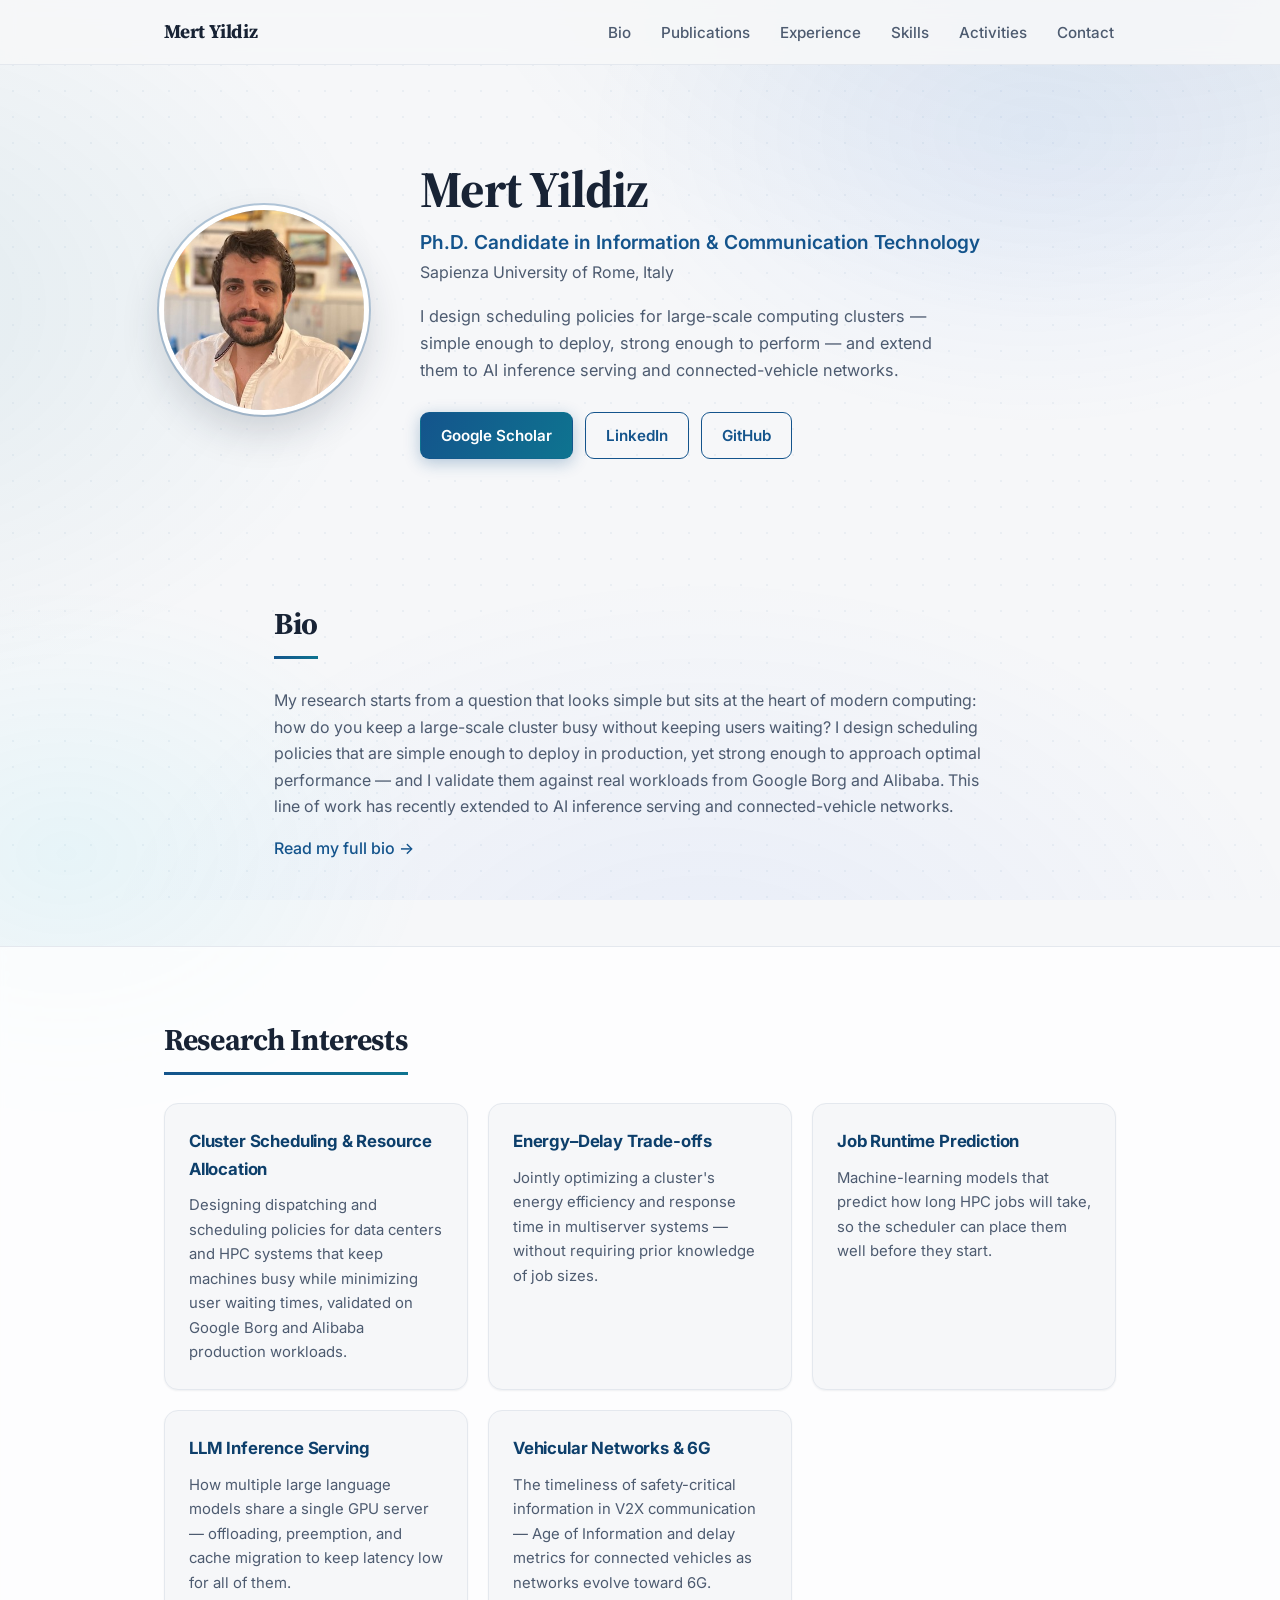
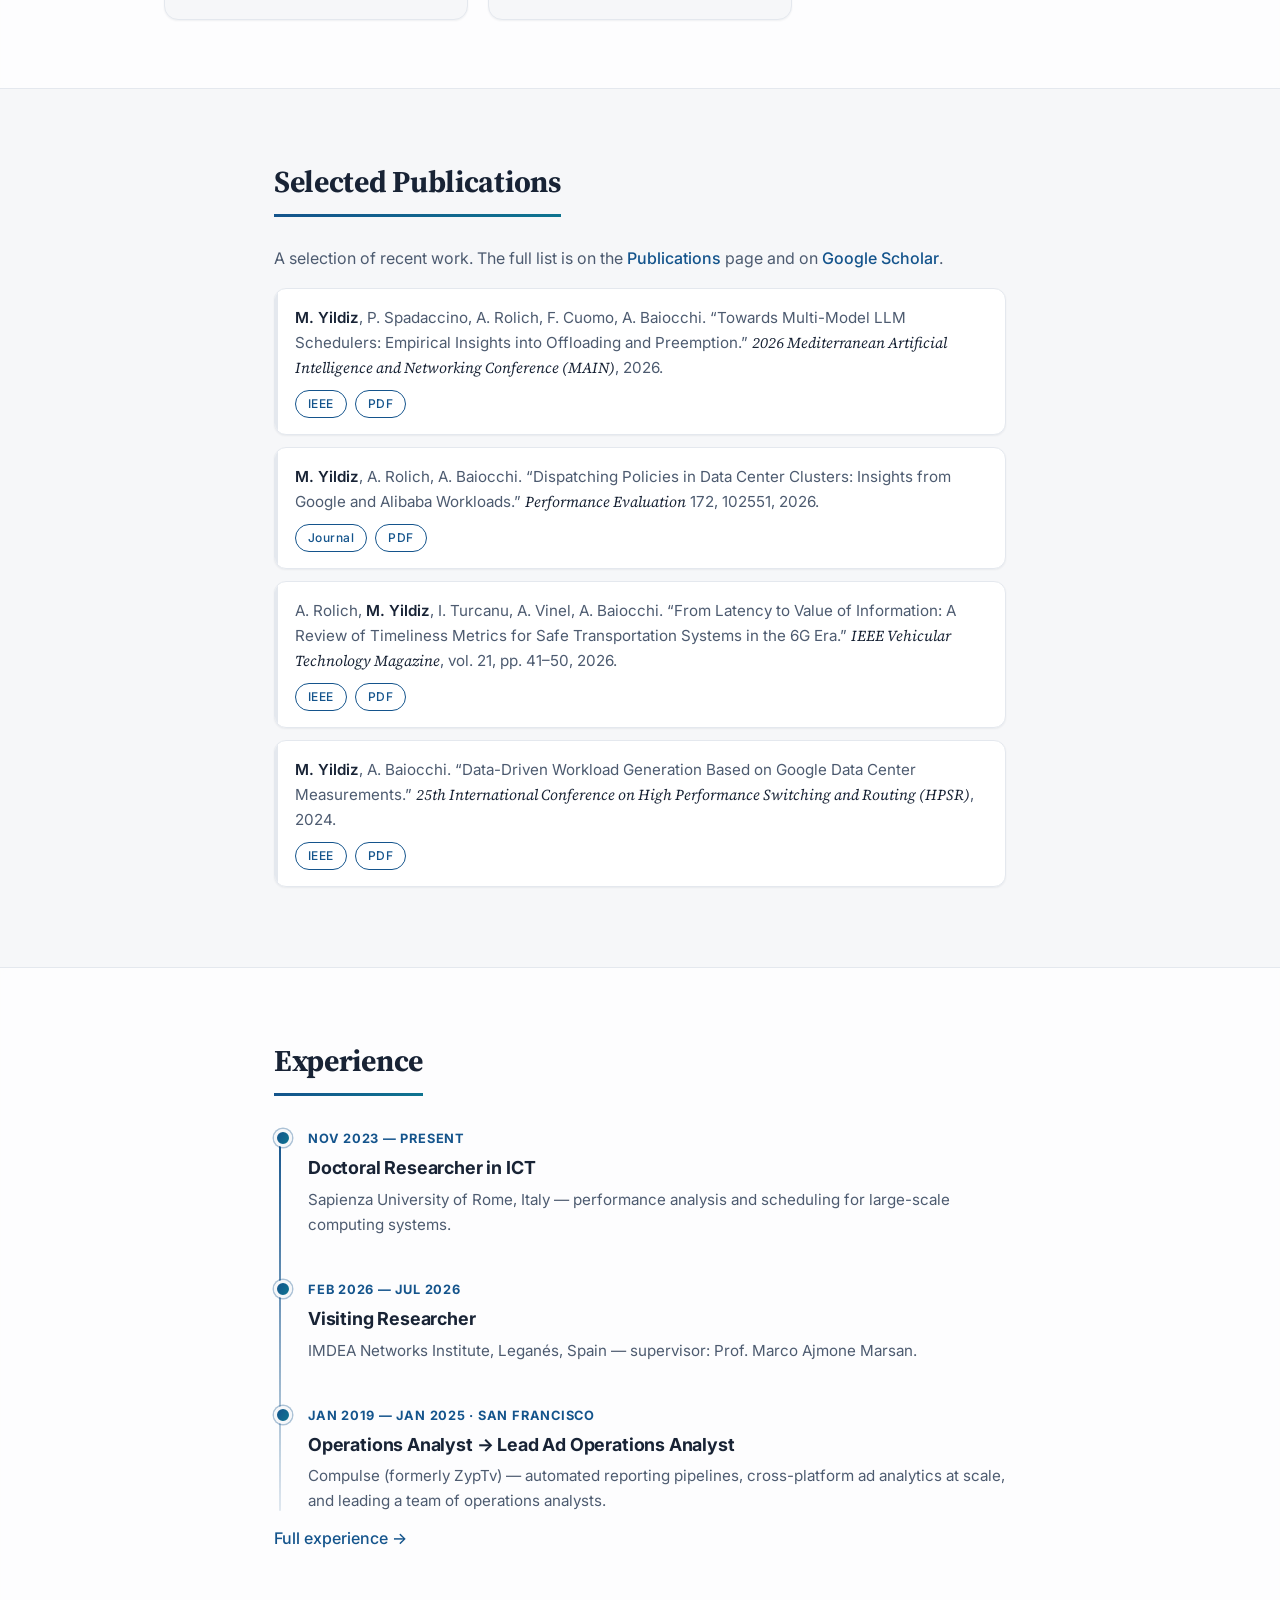
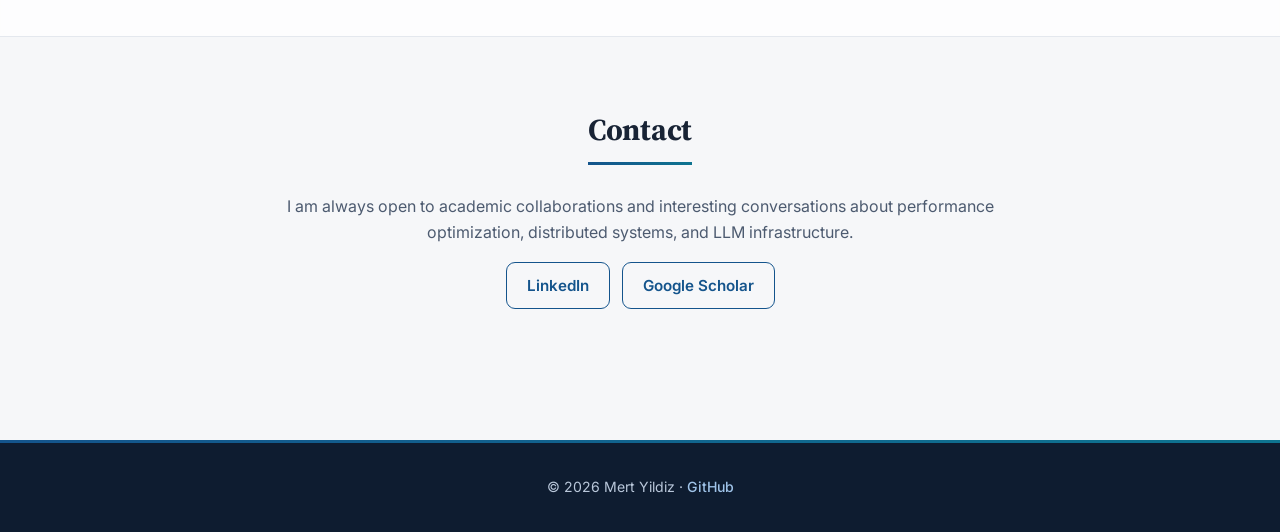
<file: index.html>
<!DOCTYPE html>
<html lang="en">
<head>
  <meta charset="UTF-8">
  <meta name="viewport" content="width=device-width, initial-scale=1.0">
  <title>Mert Yildiz</title>
  <meta name="description" content="Mert Yildiz — Ph.D. Candidate in ICT at Sapienza University of Rome. Resource management in data centers and HPC, queueing theory, LLM inference serving, vehicular networks.">
  <link rel="icon" type="image/jpeg" href="assets/Profile_photo.jpg">
  <meta property="og:title" content="Mert Yildiz">
  <meta property="og:description" content="Ph.D. Candidate in ICT at Sapienza University of Rome. Data centers, HPC, queueing theory, LLM inference serving, vehicular networks.">
  <meta property="og:type" content="website">
  <meta property="og:image" content="assets/Profile_photo.jpg">
  <link rel="preconnect" href="https://fonts.googleapis.com">
  <link rel="preconnect" href="https://fonts.gstatic.com" crossorigin>
  <link href="https://fonts.googleapis.com/css2?family=Source+Serif+4:opsz,wght@8..60,400;8..60,600;8..60,700&family=Inter:wght@400;500;600&display=swap" rel="stylesheet">
  <link rel="stylesheet" href="css/style.css">
</head>
<body>

<header class="site-header">
  <nav class="nav container">
    <a class="nav__brand" href="index.html">Mert Yildiz</a>
    <button class="nav__toggle" aria-label="Toggle menu" aria-expanded="false">☰</button>
    <ul class="nav__links">
      <li><a href="bio.html">Bio</a></li>
      <li><a href="publications.html">Publications</a></li>
      <li><a href="experience.html">Experience</a></li>
      <li><a href="skills.html">Skills</a></li>
      <li><a href="activities.html">Activities</a></li>
      <li><a href="contact.html">Contact</a></li>
    </ul>
  </nav>
</header>

<main id="top">

  <!-- ============ HERO ============ -->
  <section class="hero">
    <div class="container hero__inner">
      <img class="hero__photo" src="assets/Profile_photo.jpg" alt="Portrait of Mert Yildiz">
      <div class="hero__text">
        <h1>Mert Yildiz</h1>
        <p class="hero__role">Ph.D. Candidate in Information &amp; Communication Technology</p>
        <p class="hero__affil">Sapienza University of Rome, Italy</p>
        <p class="hero__tagline">
          I design scheduling policies for large-scale computing clusters — simple enough to deploy, strong enough
          to perform — and extend them to AI inference serving and connected-vehicle networks.
        </p>
        <div class="hero__links">
          <a class="btn btn--primary" href="https://scholar.google.com/citations?user=gYXDUkcAAAAJ&hl=en" target="_blank" rel="noopener">Google Scholar</a>
          <a class="btn" href="https://www.linkedin.com/in/mertyldz/" target="_blank" rel="noopener">LinkedIn</a>
          <a class="btn" href="https://github.com/MertYILDIZ19" target="_blank" rel="noopener">GitHub</a>
        </div>
      </div>
    </div>
  </section>

  <!-- ============ ABOUT (excerpt) ============ -->
  <section class="section">
    <div class="container narrow">
      <h2>Bio</h2>
      <p>
        My research starts from a question that looks simple but sits at the heart of modern computing: how do you
        keep a large-scale cluster busy without keeping users waiting? I design scheduling policies that are simple
        enough to deploy in production, yet strong enough to approach optimal performance — and I validate them
        against real workloads from Google Borg and Alibaba. This line of work has recently extended to AI inference
        serving and connected-vehicle networks.
      </p>
      <p><a href="bio.html">Read my full bio →</a></p>
    </div>
  </section>

  <!-- ============ RESEARCH ============ -->
  <section class="section section--alt">
    <div class="container">
      <h2>Research Interests</h2>
      <div class="cards">
        <div class="card">
          <h3>Cluster Scheduling &amp; Resource Allocation</h3>
          <p>Designing dispatching and scheduling policies for data centers and HPC systems that keep machines busy while minimizing user waiting times, validated on Google Borg and Alibaba production workloads.</p>
        </div>
        <div class="card">
          <h3>Energy–Delay Trade-offs</h3>
          <p>Jointly optimizing a cluster's energy efficiency and response time in multiserver systems — without requiring prior knowledge of job sizes.</p>
        </div>
        <div class="card">
          <h3>Job Runtime Prediction</h3>
          <p>Machine-learning models that predict how long HPC jobs will take, so the scheduler can place them well before they start.</p>
        </div>
        <div class="card">
          <h3>LLM Inference Serving</h3>
          <p>How multiple large language models share a single GPU server — offloading, preemption, and cache migration to keep latency low for all of them.</p>
        </div>
        <div class="card">
          <h3>Vehicular Networks &amp; 6G</h3>
          <p>The timeliness of safety-critical information in V2X communication — Age of Information and delay metrics for connected vehicles as networks evolve toward 6G.</p>
        </div>
      </div>
    </div>
  </section>

  <!-- ============ SELECTED PUBLICATIONS ============ -->
  <section class="section">
    <div class="container narrow">
      <h2>Selected Publications</h2>
      <p class="pubs__meta">A selection of recent work. The full list is on the <a href="publications.html">Publications</a> page and on <a href="https://scholar.google.com/citations?user=gYXDUkcAAAAJ&hl=en" target="_blank" rel="noopener">Google Scholar</a>.</p>

      <ul class="pubs">
        <li>
          <span class="pubs__authors"><strong>M. Yildiz</strong>, P. Spadaccino, A. Rolich, F. Cuomo, A. Baiocchi</span>.
          “Towards Multi-Model LLM Schedulers: Empirical Insights into Offloading and Preemption.”
          <em>2026 Mediterranean Artificial Intelligence and Networking Conference (MAIN)</em>, 2026.
          <div class="pubs__links">
            <a class="pubs__doi" href="https://doi.org/10.1109/MAIN71116.2026.11622343" target="_blank" rel="noopener">IEEE</a>
            <a class="pubs__pdf" href="My_papers_pdfs/Towards_Multi-Model_LLM_Schedulers_Empirical_Insights_Into_Offloading_and_Preemption.pdf" download>PDF</a>
          </div>
        </li>
        <li>
          <span class="pubs__authors"><strong>M. Yildiz</strong>, A. Rolich, A. Baiocchi</span>.
          “Dispatching Policies in Data Center Clusters: Insights from Google and Alibaba Workloads.”
          <em>Performance Evaluation</em> 172, 102551, 2026.
          <div class="pubs__links">
            <a class="pubs__doi" href="https://doi.org/10.1016/j.peva.2026.102551" target="_blank" rel="noopener">Journal</a>
            <a class="pubs__pdf" href="My_papers_pdfs/1-s2.0-S0166531626000118-main.pdf" download>PDF</a>
          </div>
        </li>
        <li>
          <span class="pubs__authors">A. Rolich, <strong>M. Yildiz</strong>, I. Turcanu, A. Vinel, A. Baiocchi</span>.
          “From Latency to Value of Information: A Review of Timeliness Metrics for Safe Transportation Systems in the 6G Era.”
          <em>IEEE Vehicular Technology Magazine</em>, vol. 21, pp. 41–50, 2026.
          <div class="pubs__links">
            <a class="pubs__doi" href="https://doi.org/10.1109/MVT.2026.3695244" target="_blank" rel="noopener">IEEE</a>
            <a class="pubs__pdf" href="My_papers_pdfs/From_Latency_to_Value_of_Information_A_Review_of_Timeliness_Metrics_for_Safe_Transportation_Systems_in_the_6G_Era.pdf" download>PDF</a>
          </div>
        </li>
        <li>
          <span class="pubs__authors"><strong>M. Yildiz</strong>, A. Baiocchi</span>.
          “Data-Driven Workload Generation Based on Google Data Center Measurements.”
          <em>25th International Conference on High Performance Switching and Routing (HPSR)</em>, 2024.
          <div class="pubs__links">
            <a class="pubs__doi" href="https://doi.org/10.1109/HPSR62440.2024.10635925" target="_blank" rel="noopener">IEEE</a>
            <a class="pubs__pdf" href="My_papers_pdfs/Data-Driven_Workload_Generation_Based_on_Google_Data_Center_Measurements.pdf" download>PDF</a>
          </div>
        </li>
      </ul>
    </div>
  </section>

  <!-- ============ EXPERIENCE (excerpt) ============ -->
  <section class="section section--alt">
    <div class="container narrow">
      <h2>Experience</h2>
      <div class="timeline">
        <div class="timeline__item">
          <span class="timeline__when">Nov 2023 — Present</span>
          <h3>Doctoral Researcher in ICT</h3>
          <p>Sapienza University of Rome, Italy — performance analysis and scheduling for large-scale computing systems.</p>
        </div>
        <div class="timeline__item">
          <span class="timeline__when">Feb 2026 — Jul 2026</span>
          <h3>Visiting Researcher</h3>
          <p>IMDEA Networks Institute, Leganés, Spain — supervisor: Prof. Marco Ajmone Marsan.</p>
        </div>
        <div class="timeline__item">
          <span class="timeline__when">Jan 2019 — Jan 2025 · San Francisco</span>
          <h3>Operations Analyst → Lead Ad Operations Analyst</h3>
          <p>Compulse (formerly ZypTv) — automated reporting pipelines, cross-platform ad analytics at scale, and leading a team of operations analysts.</p>
        </div>
      </div>
      <p><a href="experience.html">Full experience →</a></p>
    </div>
  </section>

  <!-- ============ CONTACT ============ -->
  <section class="section">
    <div class="container narrow center">
      <h2>Contact</h2>
      <p>
        I am always open to academic collaborations and interesting conversations about performance
        optimization, distributed systems, and LLM infrastructure.
      </p>
      <div class="hero__links center">
        <a class="btn" href="https://www.linkedin.com/in/mertyldz/" target="_blank" rel="noopener">LinkedIn</a>
        <a class="btn" href="https://scholar.google.com/citations?user=gYXDUkcAAAAJ&hl=en" target="_blank" rel="noopener">Google Scholar</a>
      </div>
    </div>
  </section>

</main>

<footer class="site-footer">
  <div class="container narrow center">
    <p>© <span id="year"></span> Mert Yildiz · <a href="https://github.com/MertYILDIZ19" target="_blank" rel="noopener">GitHub</a></p>
  </div>
</footer>

<script src="js/main.js"></script>
</body>
</html>
</file>
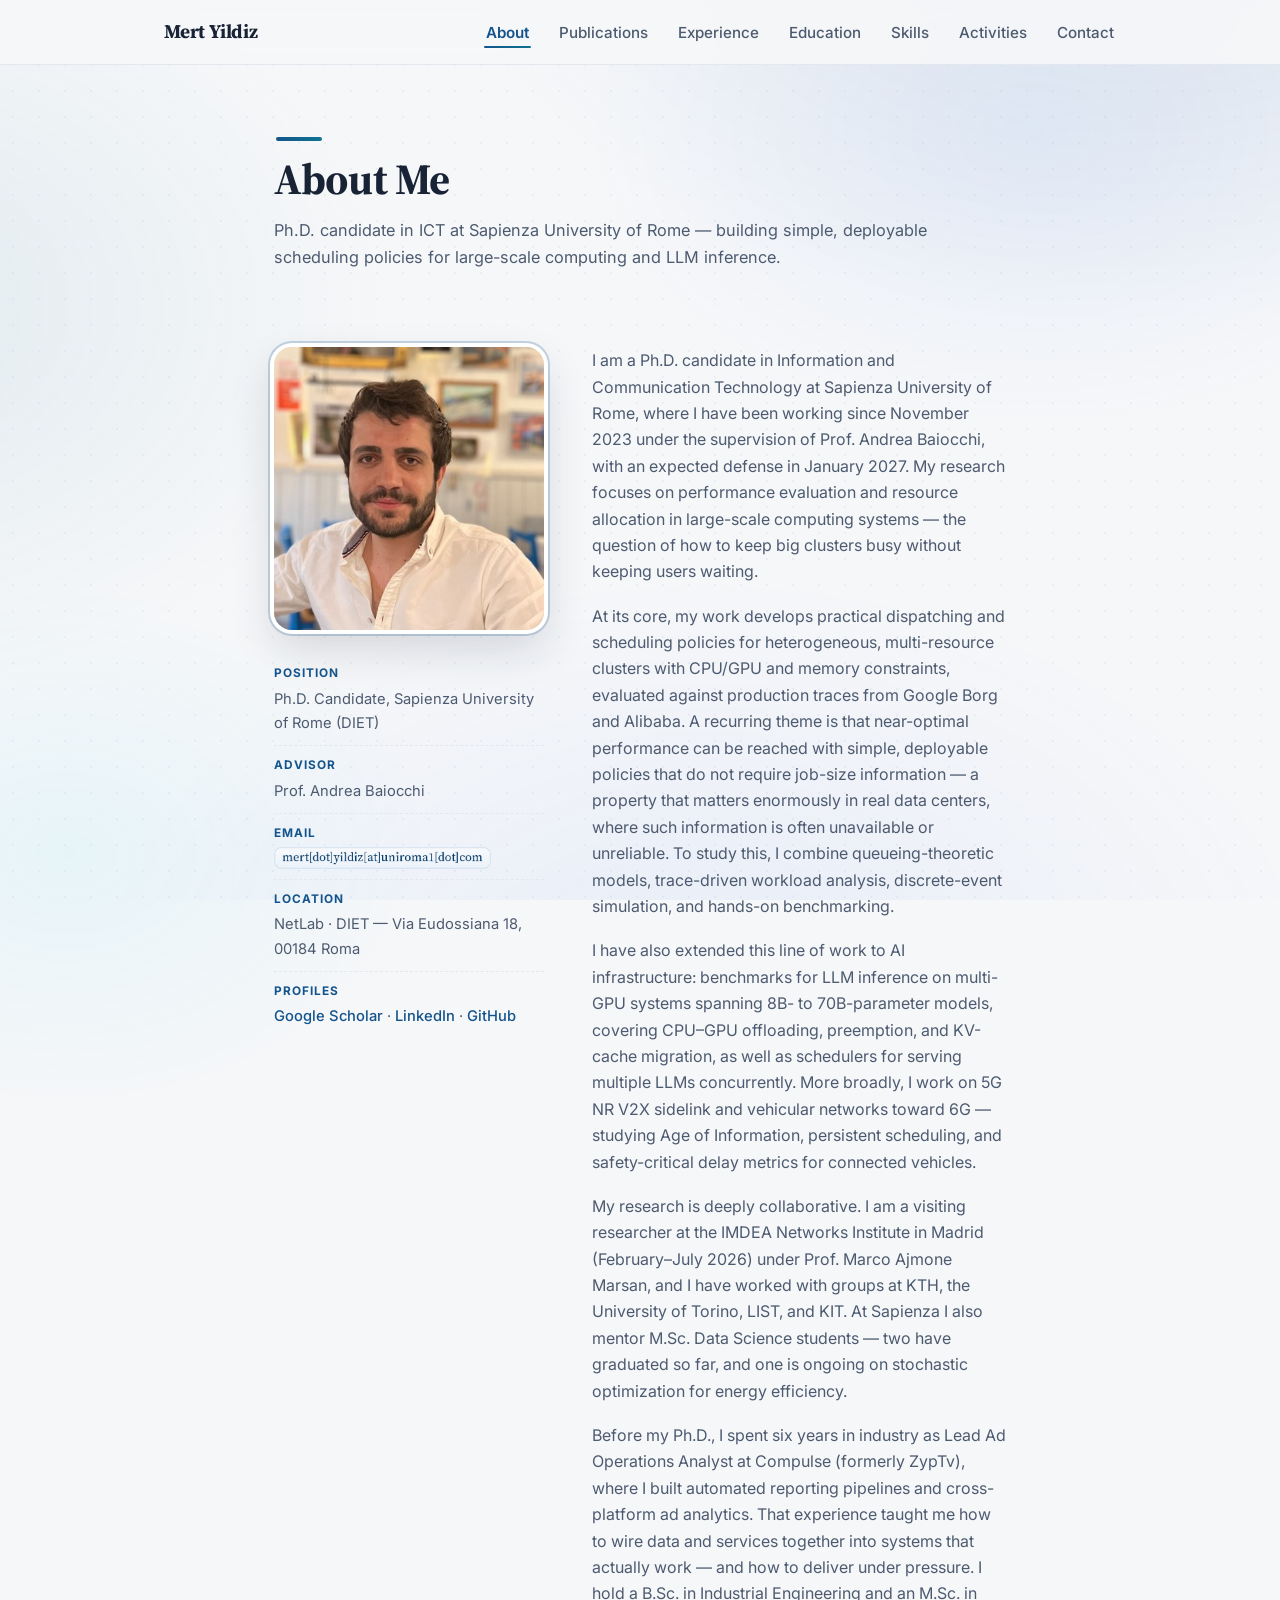
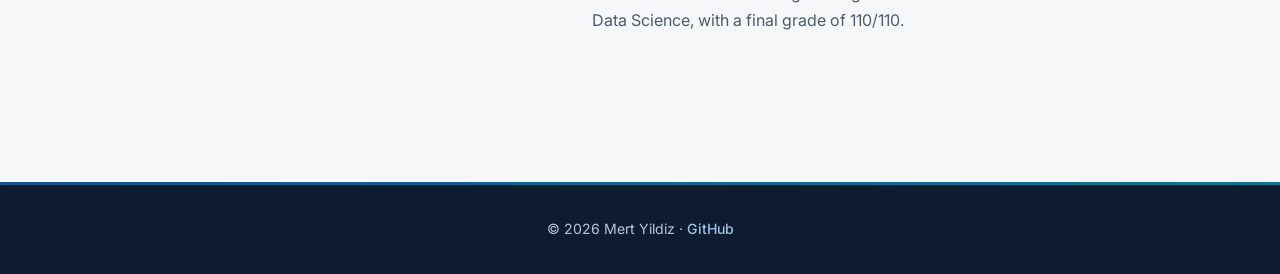
<file: about.html>
<!DOCTYPE html>
<html lang="en">
<head>
  <meta charset="UTF-8">
  <meta name="viewport" content="width=device-width, initial-scale=1.0">
  <title>Mert Yildiz — About</title>
  <meta name="description" content="Mert Yildiz — Ph.D. Candidate in ICT at Sapienza University of Rome. Resource management in data centers and HPC, queueing theory, LLM inference serving, vehicular networks.">
  <link rel="icon" type="image/jpeg" href="assets/Profile_photo.jpg">
  <meta property="og:title" content="Mert Yildiz — About">
  <meta property="og:description" content="Ph.D. Candidate in ICT at Sapienza University of Rome. Data centers, HPC, queueing theory, LLM inference serving, vehicular networks.">
  <meta property="og:type" content="website">
  <meta property="og:image" content="assets/Profile_photo.jpg">
  <link rel="preconnect" href="https://fonts.googleapis.com">
  <link rel="preconnect" href="https://fonts.gstatic.com" crossorigin>
  <link href="https://fonts.googleapis.com/css2?family=Source+Serif+4:opsz,wght@8..60,400;8..60,600;8..60,700&family=Inter:wght@400;500;600&display=swap" rel="stylesheet">
  <link rel="stylesheet" href="css/style.css">
</head>
<body>

<header class="site-header">
  <nav class="nav container">
    <a class="nav__brand" href="index.html">Mert Yildiz</a>
    <button class="nav__toggle" aria-label="Toggle menu" aria-expanded="false">☰</button>
    <ul class="nav__links">
      <li><a class="is-active" href="about.html">About</a></li>
      <li><a href="publications.html">Publications</a></li>
      <li><a href="experience.html">Experience</a></li>
      <li><a href="education.html">Education</a></li>
      <li><a href="skills.html">Skills</a></li>
      <li><a href="activities.html">Activities</a></li>
      <li><a href="contact.html">Contact</a></li>
    </ul>
  </nav>
</header>

<main id="top">

  <!-- ============ PAGE HERO ============ -->
  <section class="page-hero">
    <div class="container narrow">
      <h1>About Me</h1>
      <p>Ph.D. candidate in ICT at Sapienza University of Rome — building simple, deployable scheduling policies for large-scale computing and LLM inference.</p>
    </div>
  </section>

  <!-- ============ ABOUT ============ -->
  <section class="section">
    <div class="container narrow">
      <div class="about-grid">

        <div class="about-side">
          <img class="about-photo" src="assets/Profile_photo.jpg" alt="Portrait of Mert Yildiz">
          <ul class="facts">
            <li><strong>Position</strong> Ph.D. Candidate, Sapienza University of Rome (DIET)</li>
            <li><strong>Advisor</strong> Prof. Andrea Baiocchi</li>
            <li><strong>Email</strong> <img class="facts-email-img" src="assets/email_uni_small.png" alt="" role="presentation" draggable="false"></li>
            <li><strong>Location</strong> NetLab · DIET — Via Eudossiana 18, 00184 Roma</li>
            <li><strong>Profiles</strong>
              <a href="https://scholar.google.com/citations?user=gYXDUkcAAAAJ&hl=en" target="_blank" rel="noopener">Google Scholar</a> ·
              <a href="https://www.linkedin.com/in/mertyldz/" target="_blank" rel="noopener">LinkedIn</a> ·
              <a href="https://github.com/MertYILDIZ19" target="_blank" rel="noopener">GitHub</a>
            </li>
          </ul>
        </div>

        <div class="about-body">
          <p>
            I am a Ph.D. candidate in Information and Communication Technology at Sapienza University of Rome,
            where I have been working since November 2023 under the supervision of Prof. Andrea Baiocchi, with an
            expected defense in January 2027. My research focuses on performance evaluation and resource allocation
            in large-scale computing systems — the question of how to keep big clusters busy without keeping users
            waiting.
          </p>
          <p>
            At its core, my work develops practical dispatching and scheduling policies for heterogeneous,
            multi-resource clusters with CPU/GPU and memory constraints, evaluated against production traces from
            Google Borg and Alibaba. A recurring theme is that near-optimal performance can be reached with simple,
            deployable policies that do not require job-size information — a property that matters enormously in real
            data centers, where such information is often unavailable or unreliable. To study this, I combine
            queueing-theoretic models, trace-driven workload analysis, discrete-event simulation, and hands-on
            benchmarking.
          </p>
          <p>
            I have also extended this line of work to AI infrastructure: benchmarks for LLM inference on multi-GPU
            systems spanning 8B- to 70B-parameter models, covering CPU–GPU offloading, preemption, and KV-cache
            migration, as well as schedulers for serving multiple LLMs concurrently. More broadly, I work on 5G NR
            V2X sidelink and vehicular networks toward 6G — studying Age of Information, persistent scheduling, and
            safety-critical delay metrics for connected vehicles.
          </p>
          <p>
            My research is deeply collaborative. I am a visiting researcher at the IMDEA Networks Institute in Madrid
            (February–July 2026) under Prof. Marco Ajmone Marsan, and I have worked with groups at KTH, the
            University of Torino, LIST, and KIT. At Sapienza I also mentor M.Sc. Data Science students — two have
            graduated so far, and one is ongoing on stochastic optimization for energy efficiency.
          </p>
          <p>
            Before my Ph.D., I spent six years in industry as Lead Ad Operations Analyst at Compulse (formerly
            ZypTv), where I built automated reporting pipelines and cross-platform ad analytics. That experience
            taught me how to wire data and services together into systems that actually work — and how to deliver
            under pressure. I hold a B.Sc. in Industrial Engineering and an M.Sc. in Data Science, with a final
            grade of 110/110.
          </p>
        </div>

      </div>
    </div>
  </section>

</main>

<footer class="site-footer">
  <div class="container narrow center">
    <p>© <span id="year"></span> Mert Yildiz · <a href="https://github.com/MertYILDIZ19" target="_blank" rel="noopener">GitHub</a></p>
  </div>
</footer>

<script src="js/main.js"></script>
</body>
</html>
</file>
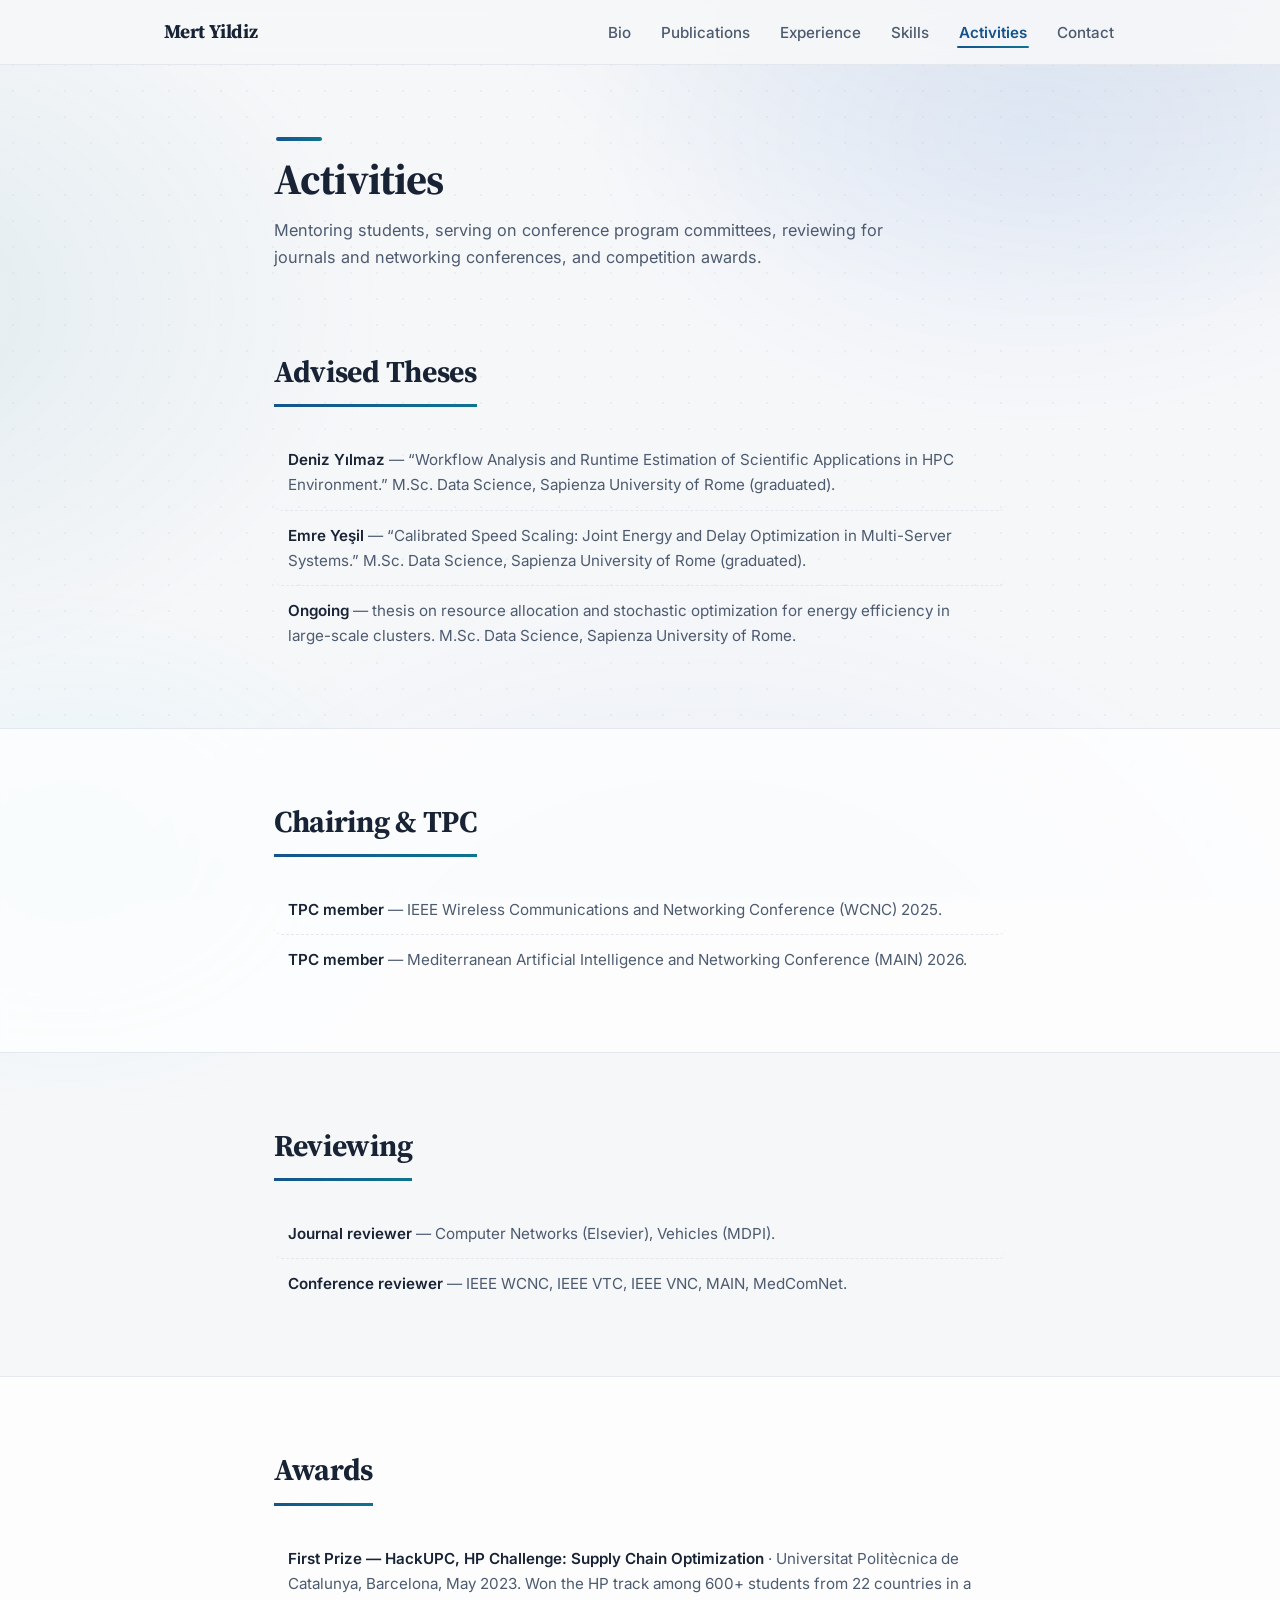
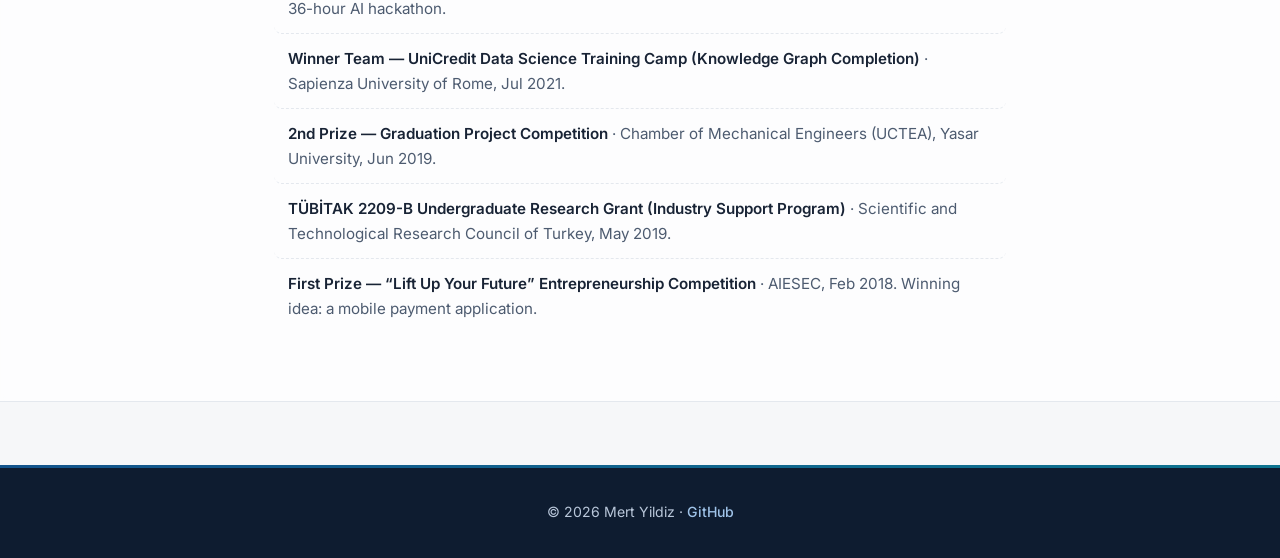
<file: activities.html>
<!DOCTYPE html>
<html lang="en">
<head>
  <meta charset="UTF-8">
  <meta name="viewport" content="width=device-width, initial-scale=1.0">
  <title>Mert Yildiz — Activities</title>
  <meta name="description" content="Mert Yildiz — activities: advised M.Sc. theses, conference TPC roles, peer reviewing for journals and networking conferences, and awards.">
  <link rel="icon" type="image/jpeg" href="assets/Profile_photo.jpg">
  <meta property="og:title" content="Mert Yildiz — Activities">
  <meta property="og:description" content="Advised theses, conference TPC roles, peer reviewing, and awards.">
  <meta property="og:type" content="website">
  <meta property="og:image" content="assets/Profile_photo.jpg">
  <link rel="preconnect" href="https://fonts.googleapis.com">
  <link rel="preconnect" href="https://fonts.gstatic.com" crossorigin>
  <link href="https://fonts.googleapis.com/css2?family=Source+Serif+4:opsz,wght@8..60,400;8..60,600;8..60,700&family=Inter:wght@400;500;600&display=swap" rel="stylesheet">
  <link rel="stylesheet" href="css/style.css">
</head>
<body>

<header class="site-header">
  <nav class="nav container">
    <a class="nav__brand" href="index.html">Mert Yildiz</a>
    <button class="nav__toggle" aria-label="Toggle menu" aria-expanded="false">☰</button>
    <ul class="nav__links">
      <li><a href="bio.html">Bio</a></li>
      <li><a href="publications.html">Publications</a></li>
      <li><a href="experience.html">Experience</a></li>
      <li><a href="skills.html">Skills</a></li>
      <li><a class="is-active" href="activities.html">Activities</a></li>
      <li><a href="contact.html">Contact</a></li>
    </ul>
  </nav>
</header>

<main id="top">

  <!-- ============ HERO ============ -->
  <section class="page-hero">
    <div class="container narrow">
      <h1>Activities</h1>
      <p>Mentoring students, serving on conference program committees, reviewing for journals and networking conferences, and competition awards.</p>
    </div>
  </section>

  <!-- ============ ADVISED THESES ============ -->
  <section class="section">
    <div class="container narrow">
      <h2>Advised Theses</h2>
      <ul class="service-list">
        <li><strong>Deniz Yılmaz</strong> — “Workflow Analysis and Runtime Estimation of Scientific Applications in HPC Environment.” M.Sc. Data Science, Sapienza University of Rome (graduated).</li>
        <li><strong>Emre Yeşil</strong> — “Calibrated Speed Scaling: Joint Energy and Delay Optimization in Multi-Server Systems.” M.Sc. Data Science, Sapienza University of Rome (graduated).</li>
        <li><strong>Ongoing</strong> — thesis on resource allocation and stochastic optimization for energy efficiency in large-scale clusters. M.Sc. Data Science, Sapienza University of Rome.</li>
      </ul>
    </div>
  </section>

  <!-- ============ TPC & CONFERENCE ROLES ============ -->
  <section class="section section--alt">
    <div class="container narrow">
      <h2>Chairing &amp; TPC</h2>
      <ul class="service-list">
        <li><strong>TPC member</strong> — IEEE Wireless Communications and Networking Conference (WCNC) 2025.</li>
        <li><strong>TPC member</strong> — Mediterranean Artificial Intelligence and Networking Conference (MAIN) 2026.</li>
      </ul>
    </div>
  </section>

  <!-- ============ REVIEWING ============ -->
  <section class="section">
    <div class="container narrow">
      <h2>Reviewing</h2>
      <ul class="service-list">
        <li><strong>Journal reviewer</strong> — Computer Networks (Elsevier), Vehicles (MDPI).</li>
        <li><strong>Conference reviewer</strong> — IEEE WCNC, IEEE VTC, IEEE VNC, MAIN, MedComNet.</li>
      </ul>
    </div>
  </section>

  <!-- ============ AWARDS ============ -->
  <section class="section section--alt">
    <div class="container narrow">
      <h2>Awards</h2>
      <ul class="service-list">
        <li><strong>First Prize — HackUPC, HP Challenge: Supply Chain Optimization</strong> · Universitat Politècnica de Catalunya, Barcelona, May 2023. Won the HP track among 600+ students from 22 countries in a 36-hour AI hackathon.</li>
        <li><strong>Winner Team — UniCredit Data Science Training Camp (Knowledge Graph Completion)</strong> · Sapienza University of Rome, Jul 2021.</li>
        <li><strong>2nd Prize — Graduation Project Competition</strong> · Chamber of Mechanical Engineers (UCTEA), Yasar University, Jun 2019.</li>
        <li><strong>TÜBİTAK 2209-B Undergraduate Research Grant (Industry Support Program)</strong> · Scientific and Technological Research Council of Turkey, May 2019.</li>
        <li><strong>First Prize — “Lift Up Your Future” Entrepreneurship Competition</strong> · AIESEC, Feb 2018. Winning idea: a mobile payment application.</li>
      </ul>
    </div>
  </section>

</main>

<footer class="site-footer">
  <div class="container narrow center">
    <p>© <span id="year"></span> Mert Yildiz · <a href="https://github.com/MertYILDIZ19" target="_blank" rel="noopener">GitHub</a></p>
  </div>
</footer>

<script src="js/main.js"></script>
</body>
</html>
</file>
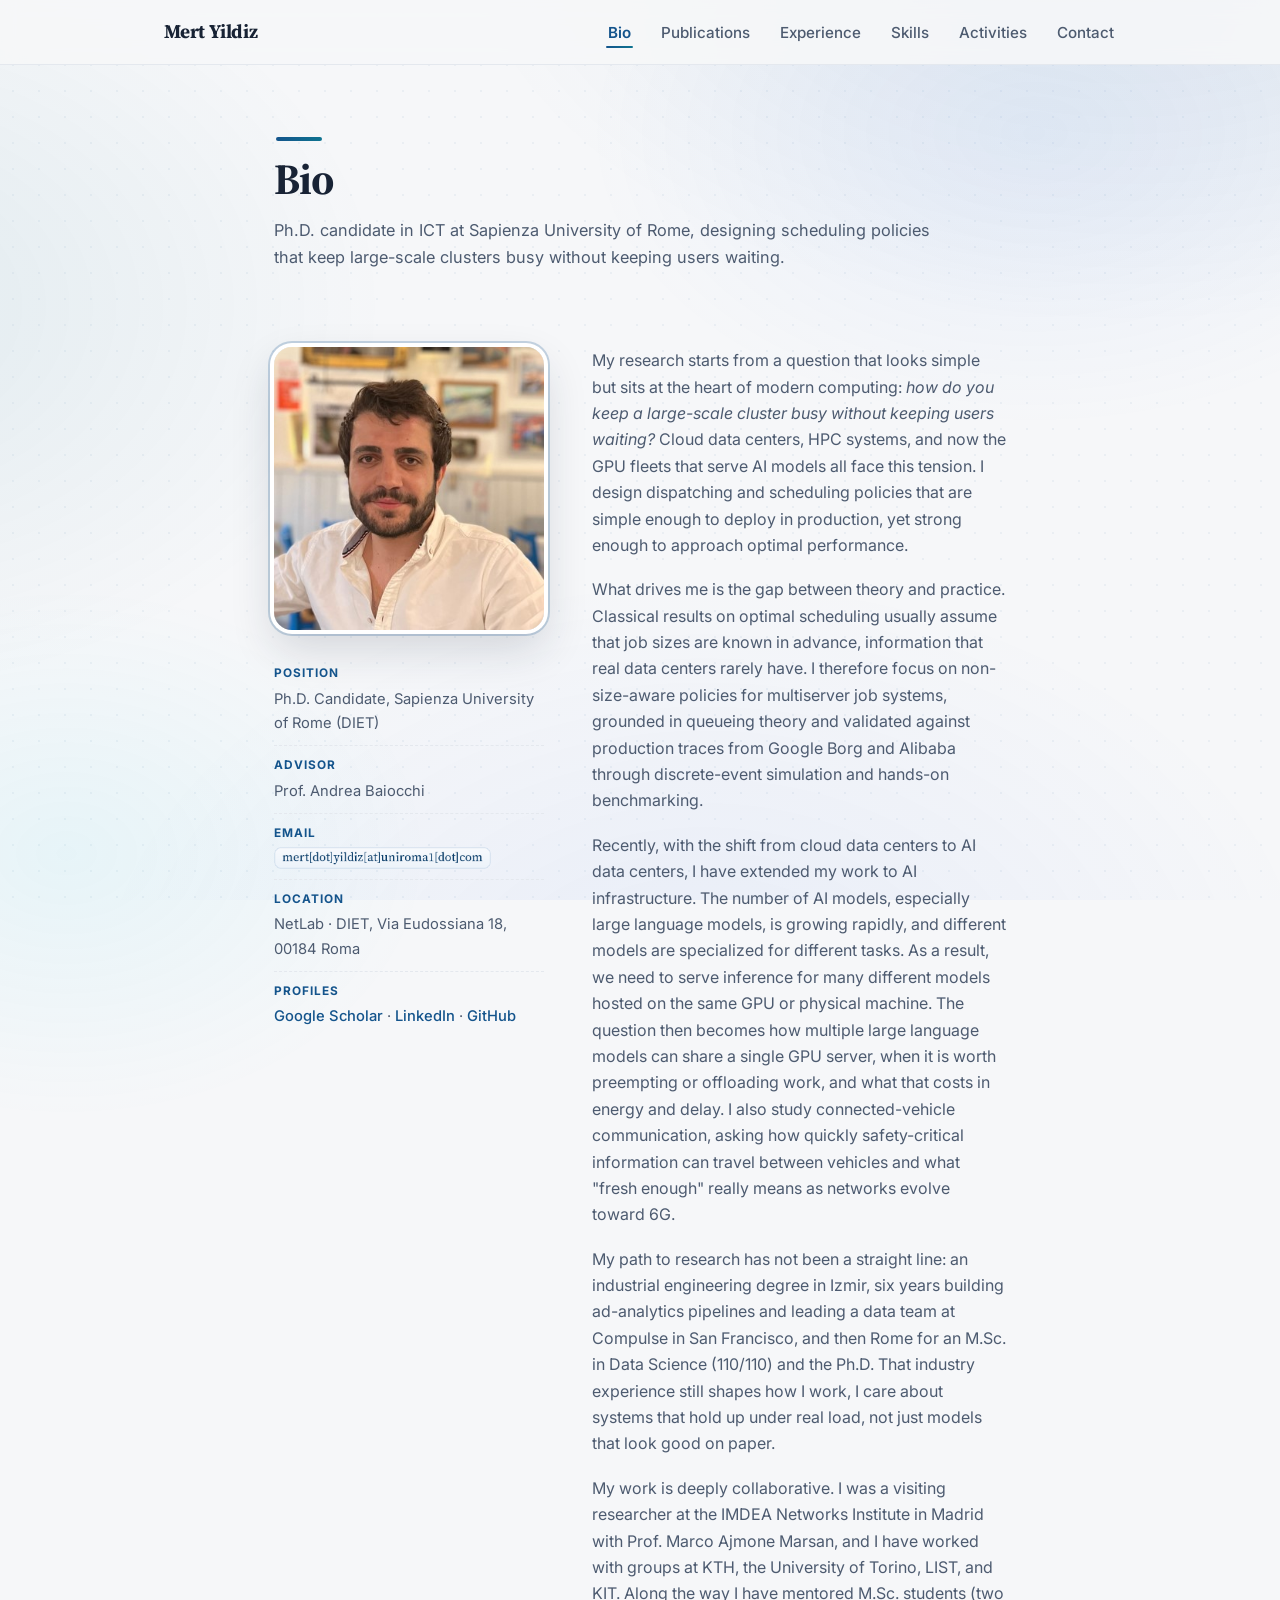
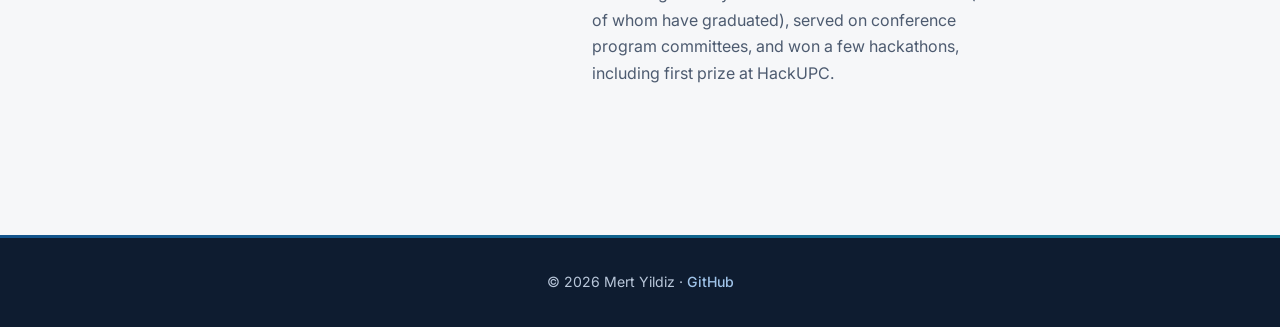
<file: bio.html>
<!DOCTYPE html>
<html lang="en">
<head>
  <meta charset="UTF-8">
  <meta name="viewport" content="width=device-width, initial-scale=1.0">
  <title>Mert Yildiz | Bio</title>
  <meta name="description" content="Mert Yildiz, Ph.D. Candidate in ICT at Sapienza University of Rome. Scheduling and resource management for data centers, HPC, and LLM inference serving, queueing theory, vehicular networks.">
  <link rel="icon" type="image/jpeg" href="assets/Profile_photo.jpg">
  <meta property="og:title" content="Mert Yildiz | Bio">
  <meta property="og:description" content="Ph.D. Candidate in ICT at Sapienza University of Rome. Data centers, HPC, queueing theory, LLM inference serving, vehicular networks.">
  <meta property="og:type" content="website">
  <meta property="og:image" content="assets/Profile_photo.jpg">
  <link rel="preconnect" href="https://fonts.googleapis.com">
  <link rel="preconnect" href="https://fonts.gstatic.com" crossorigin>
  <link href="https://fonts.googleapis.com/css2?family=Source+Serif+4:opsz,wght@8..60,400;8..60,600;8..60,700&family=Inter:wght@400;500;600&display=swap" rel="stylesheet">
  <link rel="stylesheet" href="css/style.css">
</head>
<body>

<header class="site-header">
  <nav class="nav container">
    <a class="nav__brand" href="index.html">Mert Yildiz</a>
    <button class="nav__toggle" aria-label="Toggle menu" aria-expanded="false">☰</button>
    <ul class="nav__links">
      <li><a class="is-active" href="bio.html">Bio</a></li>
      <li><a href="publications.html">Publications</a></li>
      <li><a href="experience.html">Experience</a></li>
      <li><a href="skills.html">Skills</a></li>
      <li><a href="activities.html">Activities</a></li>
      <li><a href="contact.html">Contact</a></li>
    </ul>
  </nav>
</header>

<main id="top">

  <!-- ============ PAGE HERO ============ -->
  <section class="page-hero">
    <div class="container narrow">
      <h1>Bio</h1>
      <p>Ph.D. candidate in ICT at Sapienza University of Rome, designing scheduling policies that keep large-scale clusters busy without keeping users waiting.</p>
    </div>
  </section>

  <!-- ============ ABOUT ============ -->
  <section class="section">
    <div class="container narrow">
      <div class="about-grid">

        <div class="about-side">
          <img class="about-photo" src="assets/Profile_photo.jpg" alt="Portrait of Mert Yildiz">
          <ul class="facts">
            <li><strong>Position</strong> Ph.D. Candidate, Sapienza University of Rome (DIET)</li>
            <li><strong>Advisor</strong> Prof. Andrea Baiocchi</li>
            <li><strong>Email</strong> <img class="facts-email-img" src="assets/email_uni_small.png" alt="" role="presentation" draggable="false"></li>
            <li><strong>Location</strong> NetLab · DIET, Via Eudossiana 18, 00184 Roma</li>
            <li><strong>Profiles</strong>
              <a href="https://scholar.google.com/citations?user=gYXDUkcAAAAJ&hl=en" target="_blank" rel="noopener">Google Scholar</a> ·
              <a href="https://www.linkedin.com/in/mertyldz/" target="_blank" rel="noopener">LinkedIn</a> ·
              <a href="https://github.com/MertYILDIZ19" target="_blank" rel="noopener">GitHub</a>
            </li>
          </ul>
        </div>

        <div class="about-body">
          <p>
            My research starts from a question that looks simple but sits at the heart of modern computing:
            <em>how do you keep a large-scale cluster busy without keeping users waiting?</em> Cloud data centers,
            HPC systems, and now the GPU fleets that serve AI models all face this tension. I design dispatching and
            scheduling policies that are simple enough to deploy in production, yet strong enough to approach optimal
            performance.
          </p>
          <p>
            What drives me is the gap between theory and practice. Classical results on optimal scheduling usually
            assume that job sizes are known in advance, information that real data centers rarely have. I therefore
            focus on non-size-aware policies for multiserver job systems, grounded in queueing theory and validated
            against production traces from Google Borg and Alibaba through discrete-event simulation and hands-on
            benchmarking.
          </p>
          <p>
            Recently, with the shift from cloud data centers to AI data centers, I have extended my work to AI
            infrastructure. The number of AI models, especially large language models, is growing rapidly, and
            different models are specialized for different tasks. As a result, we need to serve inference for many
            different models hosted on the same GPU or physical machine. The question then becomes how multiple
            large language models can share a single GPU server, when it is worth preempting or offloading work,
            and what that costs in energy and delay. I also study connected-vehicle communication, asking how
            quickly safety-critical information can travel between vehicles and what "fresh enough" really means
            as networks evolve toward 6G.
          </p>
          <p>
            My path to research has not been a straight line: an industrial engineering degree in Izmir, six years
            building ad-analytics pipelines and leading a data team at Compulse in San Francisco, and then Rome for
            an M.Sc. in Data Science (110/110) and the Ph.D. That industry experience still shapes how I work, I care
            about systems that hold up under real load, not just models that look good on paper.
          </p>
          <p>
            My work is deeply collaborative. I was a visiting researcher at the IMDEA Networks Institute in Madrid with
            Prof. Marco Ajmone Marsan, and I have worked with groups at KTH, the University of Torino, LIST, and KIT.
            Along the way I have mentored M.Sc. students (two of whom have graduated), served on conference program
            committees, and won a few hackathons, including first prize at HackUPC.
          </p>
        </div>

      </div>
    </div>
  </section>

</main>

<footer class="site-footer">
  <div class="container narrow center">
    <p>© <span id="year"></span> Mert Yildiz · <a href="https://github.com/MertYILDIZ19" target="_blank" rel="noopener">GitHub</a></p>
  </div>
</footer>

<script src="js/main.js"></script>
</body>
</html>
</file>
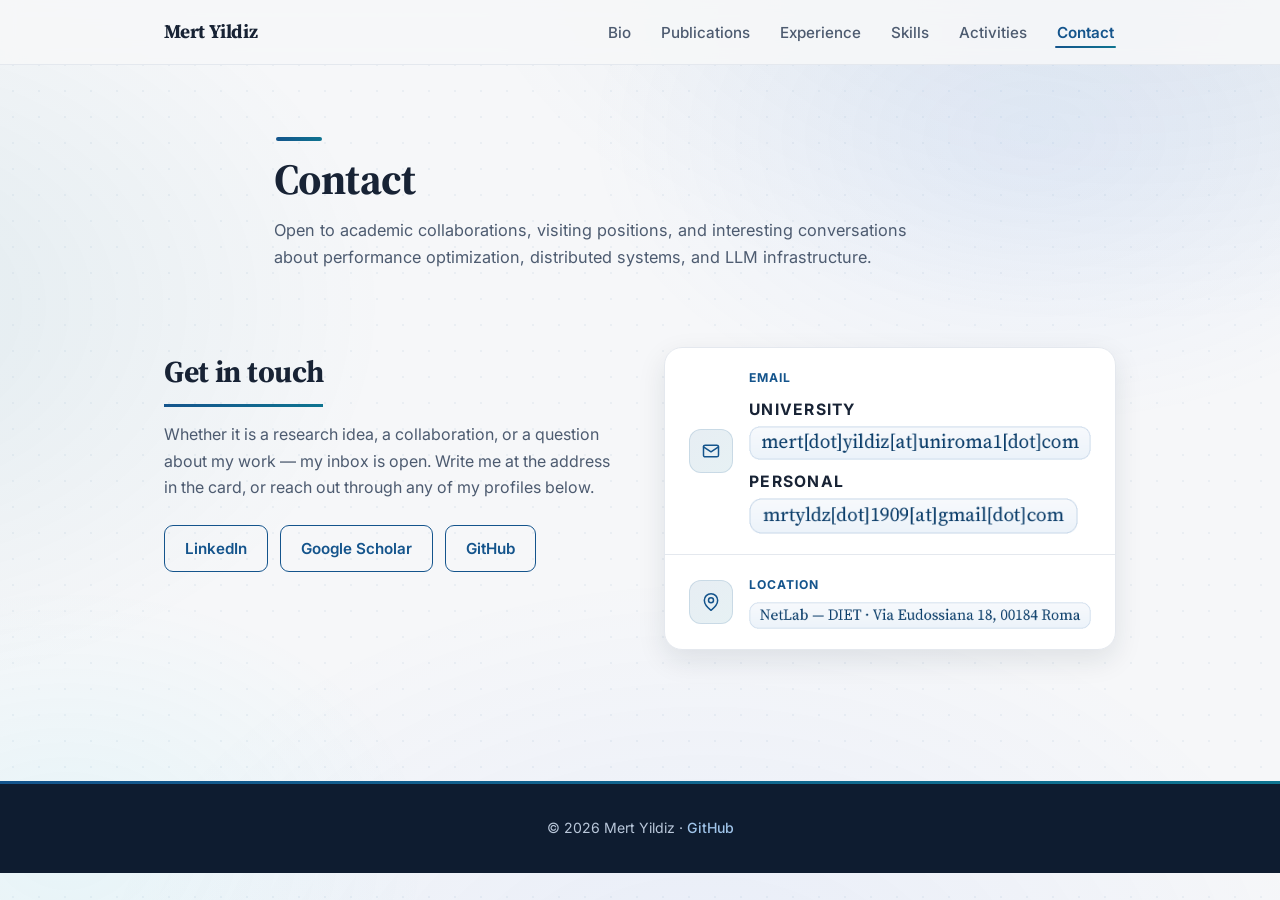
<file: contact.html>
<!DOCTYPE html>
<html lang="en">
<head>
  <meta charset="UTF-8">
  <meta name="viewport" content="width=device-width, initial-scale=1.0">
  <title>Mert Yildiz — Contact</title>
  <meta name="description" content="Contact Mert Yildiz — Ph.D. Candidate in ICT at Sapienza University of Rome. Open to academic collaborations, visiting positions, and conversations about performance optimization, distributed systems, and LLM infrastructure.">
  <link rel="icon" type="image/jpeg" href="assets/Profile_photo.jpg">
  <meta property="og:title" content="Mert Yildiz — Contact">
  <meta property="og:description" content="Contact Mert Yildiz — Ph.D. Candidate in ICT at Sapienza University of Rome.">
  <meta property="og:type" content="website">
  <meta property="og:image" content="assets/Profile_photo.jpg">
  <link rel="preconnect" href="https://fonts.googleapis.com">
  <link rel="preconnect" href="https://fonts.gstatic.com" crossorigin>
  <link href="https://fonts.googleapis.com/css2?family=Source+Serif+4:opsz,wght@8..60,400;8..60,600;8..60,700&family=Inter:wght@400;500;600&display=swap" rel="stylesheet">
  <link rel="stylesheet" href="css/style.css">
</head>
<body>

<header class="site-header">
  <nav class="nav container">
    <a class="nav__brand" href="index.html">Mert Yildiz</a>
    <button class="nav__toggle" aria-label="Toggle menu" aria-expanded="false">☰</button>
    <ul class="nav__links">
      <li><a href="bio.html">Bio</a></li>
      <li><a href="publications.html">Publications</a></li>
      <li><a href="experience.html">Experience</a></li>
      <li><a href="skills.html">Skills</a></li>
      <li><a href="activities.html">Activities</a></li>
      <li><a class="is-active" href="contact.html">Contact</a></li>
    </ul>
  </nav>
</header>

<main id="top">

  <!-- ============ PAGE HERO ============ -->
  <section class="page-hero">
    <div class="container narrow">
      <h1>Contact</h1>
      <p>Open to academic collaborations, visiting positions, and interesting conversations about performance optimization, distributed systems, and LLM infrastructure.</p>
    </div>
  </section>

  <!-- ============ CONTACT ============ -->
  <section class="section">
    <div class="container">
      <div class="contact-grid">

        <div class="contact-lead">
          <h2>Get in touch</h2>
          <p>
            Whether it is a research idea, a collaboration, or a question about my work —
            my inbox is open. Write me at the address in the card, or reach out through any
            of my profiles below.
          </p>
          <div class="hero__links contact-alt">
            <a class="btn" href="https://www.linkedin.com/in/mertyldz/" target="_blank" rel="noopener">LinkedIn</a>
            <a class="btn" href="https://scholar.google.com/citations?user=gYXDUkcAAAAJ&hl=en" target="_blank" rel="noopener">Google Scholar</a>
            <a class="btn" href="https://github.com/MertYILDIZ19" target="_blank" rel="noopener">GitHub</a>
          </div>
        </div>

        <div class="contact-card">
          <div class="contact-row contact-row--tall">
            <span class="contact-icon" aria-hidden="true">
              <svg viewBox="0 0 24 24" width="20" height="20" fill="none" stroke="currentColor" stroke-width="1.8" stroke-linecap="round" stroke-linejoin="round"><rect x="3" y="5" width="18" height="14" rx="2"/><path d="m3 7 9 6 9-6"/></svg>
            </span>
            <div class="contact-info">
              <strong>Email</strong>
              <span class="email-block">
                <span class="contact-email-label">University</span>
                <img class="contact-email-img" src="assets/email_uni.png" alt="" role="presentation" draggable="false">
                <span class="contact-email-label">Personal</span>
                <img class="contact-email-img contact-email-img--alt" src="assets/email_personal.png" alt="" role="presentation" draggable="false">
              </span>
            </div>
          </div>
          <div class="contact-row">
            <span class="contact-icon" aria-hidden="true">
              <svg viewBox="0 0 24 24" width="20" height="20" fill="none" stroke="currentColor" stroke-width="1.8" stroke-linecap="round" stroke-linejoin="round"><path d="M20 10c0 6-8 12-8 12S4 16 4 10a8 8 0 1 1 16 0Z"/><circle cx="12" cy="10" r="3"/></svg>
            </span>
            <div class="contact-info">
              <strong>Location</strong>
              <img class="location-img" src="assets/location.png" alt="" role="presentation" draggable="false">
            </div>
          </div>
        </div>

      </div>
    </div>
  </section>

</main>

<footer class="site-footer">
  <div class="container narrow center">
    <p>© <span id="year"></span> Mert Yildiz · <a href="https://github.com/MertYILDIZ19" target="_blank" rel="noopener">GitHub</a></p>
  </div>
</footer>

<script src="js/main.js"></script>
</body>
</html>
</file>
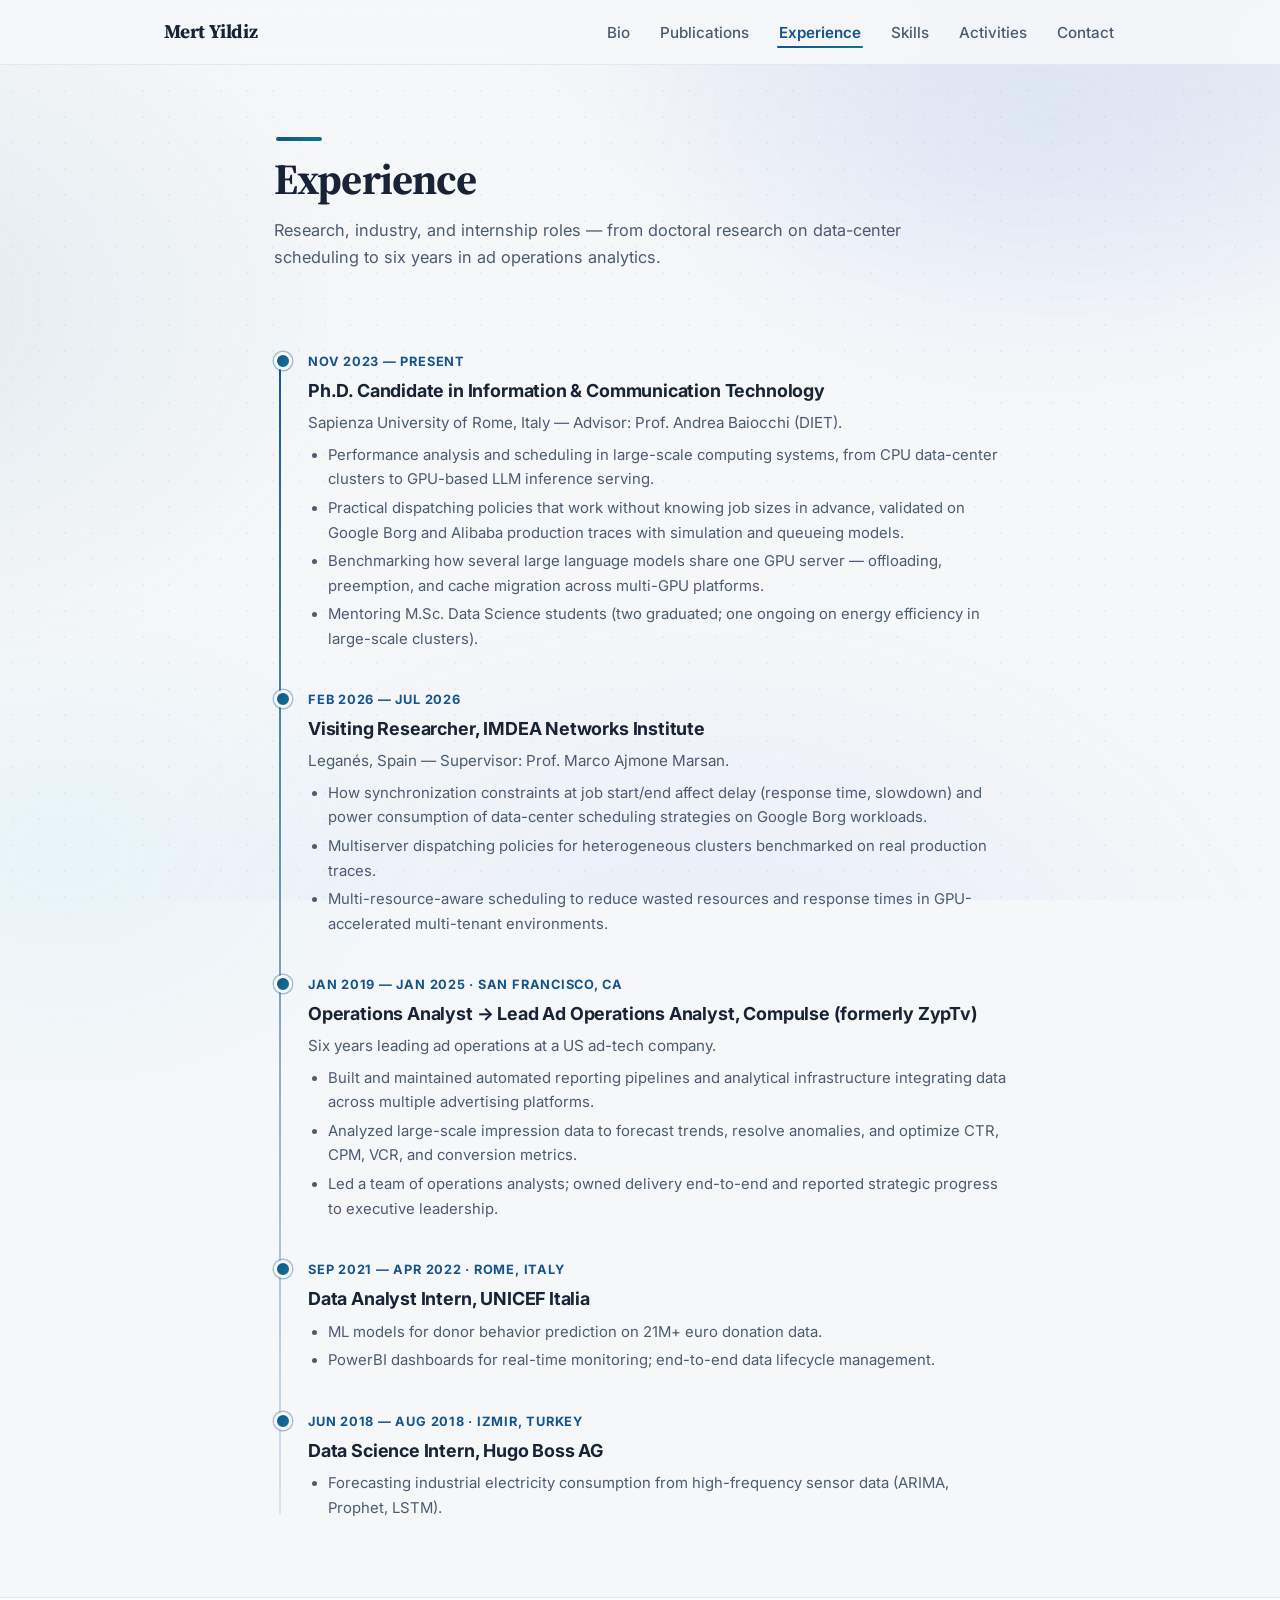
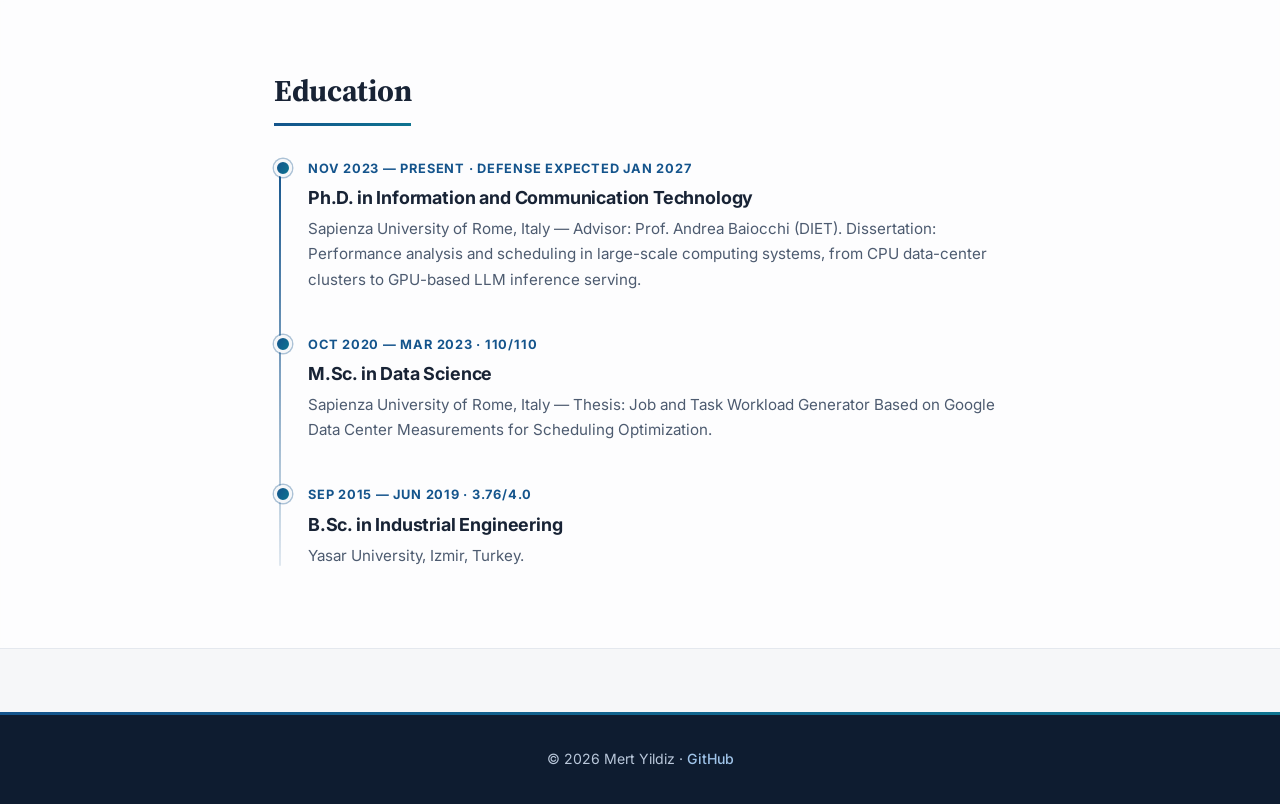
<file: experience.html>
<!DOCTYPE html>
<html lang="en">
<head>
  <meta charset="UTF-8">
  <meta name="viewport" content="width=device-width, initial-scale=1.0">
  <title>Mert Yildiz — Experience</title>
  <meta name="description" content="Mert Yildiz — Ph.D. Candidate in ICT at Sapienza University of Rome. Resource management in data centers and HPC, queueing theory, LLM inference serving, vehicular networks.">
  <link rel="icon" type="image/jpeg" href="assets/Profile_photo.jpg">
  <meta property="og:title" content="Mert Yildiz — Experience">
  <meta property="og:description" content="Ph.D. Candidate in ICT at Sapienza University of Rome. Data centers, HPC, queueing theory, LLM inference serving, vehicular networks.">
  <meta property="og:type" content="website">
  <meta property="og:image" content="assets/Profile_photo.jpg">
  <link rel="preconnect" href="https://fonts.googleapis.com">
  <link rel="preconnect" href="https://fonts.gstatic.com" crossorigin>
  <link href="https://fonts.googleapis.com/css2?family=Source+Serif+4:opsz,wght@8..60,400;8..60,600;8..60,700&family=Inter:wght@400;500;600&display=swap" rel="stylesheet">
  <link rel="stylesheet" href="css/style.css">
</head>
<body>

<header class="site-header">
  <nav class="nav container">
    <a class="nav__brand" href="index.html">Mert Yildiz</a>
    <button class="nav__toggle" aria-label="Toggle menu" aria-expanded="false">☰</button>
    <ul class="nav__links">
      <li><a href="bio.html">Bio</a></li>
      <li><a href="publications.html">Publications</a></li>
      <li><a class="is-active" href="experience.html">Experience</a></li>
      <li><a href="skills.html">Skills</a></li>
      <li><a href="activities.html">Activities</a></li>
      <li><a href="contact.html">Contact</a></li>
    </ul>
  </nav>
</header>

<main id="top">

  <!-- ============ HERO ============ -->
  <section class="page-hero">
    <div class="container narrow">
      <h1>Experience</h1>
      <p>Research, industry, and internship roles — from doctoral research on data-center scheduling to six years in ad operations analytics.</p>
    </div>
  </section>

  <!-- ============ TIMELINE ============ -->
  <section class="section">
    <div class="container narrow">
      <div class="timeline">
        <div class="timeline__item">
          <span class="timeline__when">Nov 2023 — Present</span>
          <h3>Ph.D. Candidate in Information &amp; Communication Technology</h3>
          <p>Sapienza University of Rome, Italy — Advisor: Prof. Andrea Baiocchi (DIET).</p>
          <ul>
            <li>Performance analysis and scheduling in large-scale computing systems, from CPU data-center clusters to GPU-based LLM inference serving.</li>
            <li>Practical dispatching policies that work without knowing job sizes in advance, validated on Google Borg and Alibaba production traces with simulation and queueing models.</li>
            <li>Benchmarking how several large language models share one GPU server — offloading, preemption, and cache migration across multi-GPU platforms.</li>
            <li>Mentoring M.Sc. Data Science students (two graduated; one ongoing on energy efficiency in large-scale clusters).</li>
          </ul>
        </div>
        <div class="timeline__item">
          <span class="timeline__when">Feb 2026 — Jul 2026</span>
          <h3>Visiting Researcher, IMDEA Networks Institute</h3>
          <p>Leganés, Spain — Supervisor: Prof. Marco Ajmone Marsan.</p>
          <ul>
            <li>How synchronization constraints at job start/end affect delay (response time, slowdown) and power consumption of data-center scheduling strategies on Google Borg workloads.</li>
            <li>Multiserver dispatching policies for heterogeneous clusters benchmarked on real production traces.</li>
            <li>Multi-resource-aware scheduling to reduce wasted resources and response times in GPU-accelerated multi-tenant environments.</li>
          </ul>
        </div>
        <div class="timeline__item">
          <span class="timeline__when">Jan 2019 — Jan 2025 · San Francisco, CA</span>
          <h3>Operations Analyst → Lead Ad Operations Analyst, Compulse (formerly ZypTv)</h3>
          <p>Six years leading ad operations at a US ad-tech company.</p>
          <ul>
            <li>Built and maintained automated reporting pipelines and analytical infrastructure integrating data across multiple advertising platforms.</li>
            <li>Analyzed large-scale impression data to forecast trends, resolve anomalies, and optimize CTR, CPM, VCR, and conversion metrics.</li>
            <li>Led a team of operations analysts; owned delivery end-to-end and reported strategic progress to executive leadership.</li>
          </ul>
        </div>
        <div class="timeline__item">
          <span class="timeline__when">Sep 2021 — Apr 2022 · Rome, Italy</span>
          <h3>Data Analyst Intern, UNICEF Italia</h3>
          <ul>
            <li>ML models for donor behavior prediction on 21M+ euro donation data.</li>
            <li>PowerBI dashboards for real-time monitoring; end-to-end data lifecycle management.</li>
          </ul>
        </div>
        <div class="timeline__item">
          <span class="timeline__when">Jun 2018 — Aug 2018 · Izmir, Turkey</span>
          <h3>Data Science Intern, Hugo Boss AG</h3>
          <ul>
            <li>Forecasting industrial electricity consumption from high-frequency sensor data (ARIMA, Prophet, LSTM).</li>
          </ul>
        </div>
      </div>
    </div>
  </section>

  <!-- ============ EDUCATION ============ -->
  <section class="section section--alt">
    <div class="container narrow">
      <h2>Education</h2>
      <div class="timeline">
        <div class="timeline__item">
          <span class="timeline__when">Nov 2023 — Present · defense expected Jan 2027</span>
          <h3>Ph.D. in Information and Communication Technology</h3>
          <p>Sapienza University of Rome, Italy — Advisor: Prof. Andrea Baiocchi (DIET). Dissertation: Performance analysis and scheduling in large-scale computing systems, from CPU data-center clusters to GPU-based LLM inference serving.</p>
        </div>
        <div class="timeline__item">
          <span class="timeline__when">Oct 2020 — Mar 2023 · 110/110</span>
          <h3>M.Sc. in Data Science</h3>
          <p>Sapienza University of Rome, Italy — Thesis: Job and Task Workload Generator Based on Google Data Center Measurements for Scheduling Optimization.</p>
        </div>
        <div class="timeline__item">
          <span class="timeline__when">Sep 2015 — Jun 2019 · 3.76/4.0</span>
          <h3>B.Sc. in Industrial Engineering</h3>
          <p>Yasar University, Izmir, Turkey.</p>
        </div>
      </div>
    </div>
  </section>

</main>

<footer class="site-footer">
  <div class="container narrow center">
    <p>© <span id="year"></span> Mert Yildiz · <a href="https://github.com/MertYILDIZ19" target="_blank" rel="noopener">GitHub</a></p>
  </div>
</footer>

<script src="js/main.js"></script>
</body>
</html>
</file>
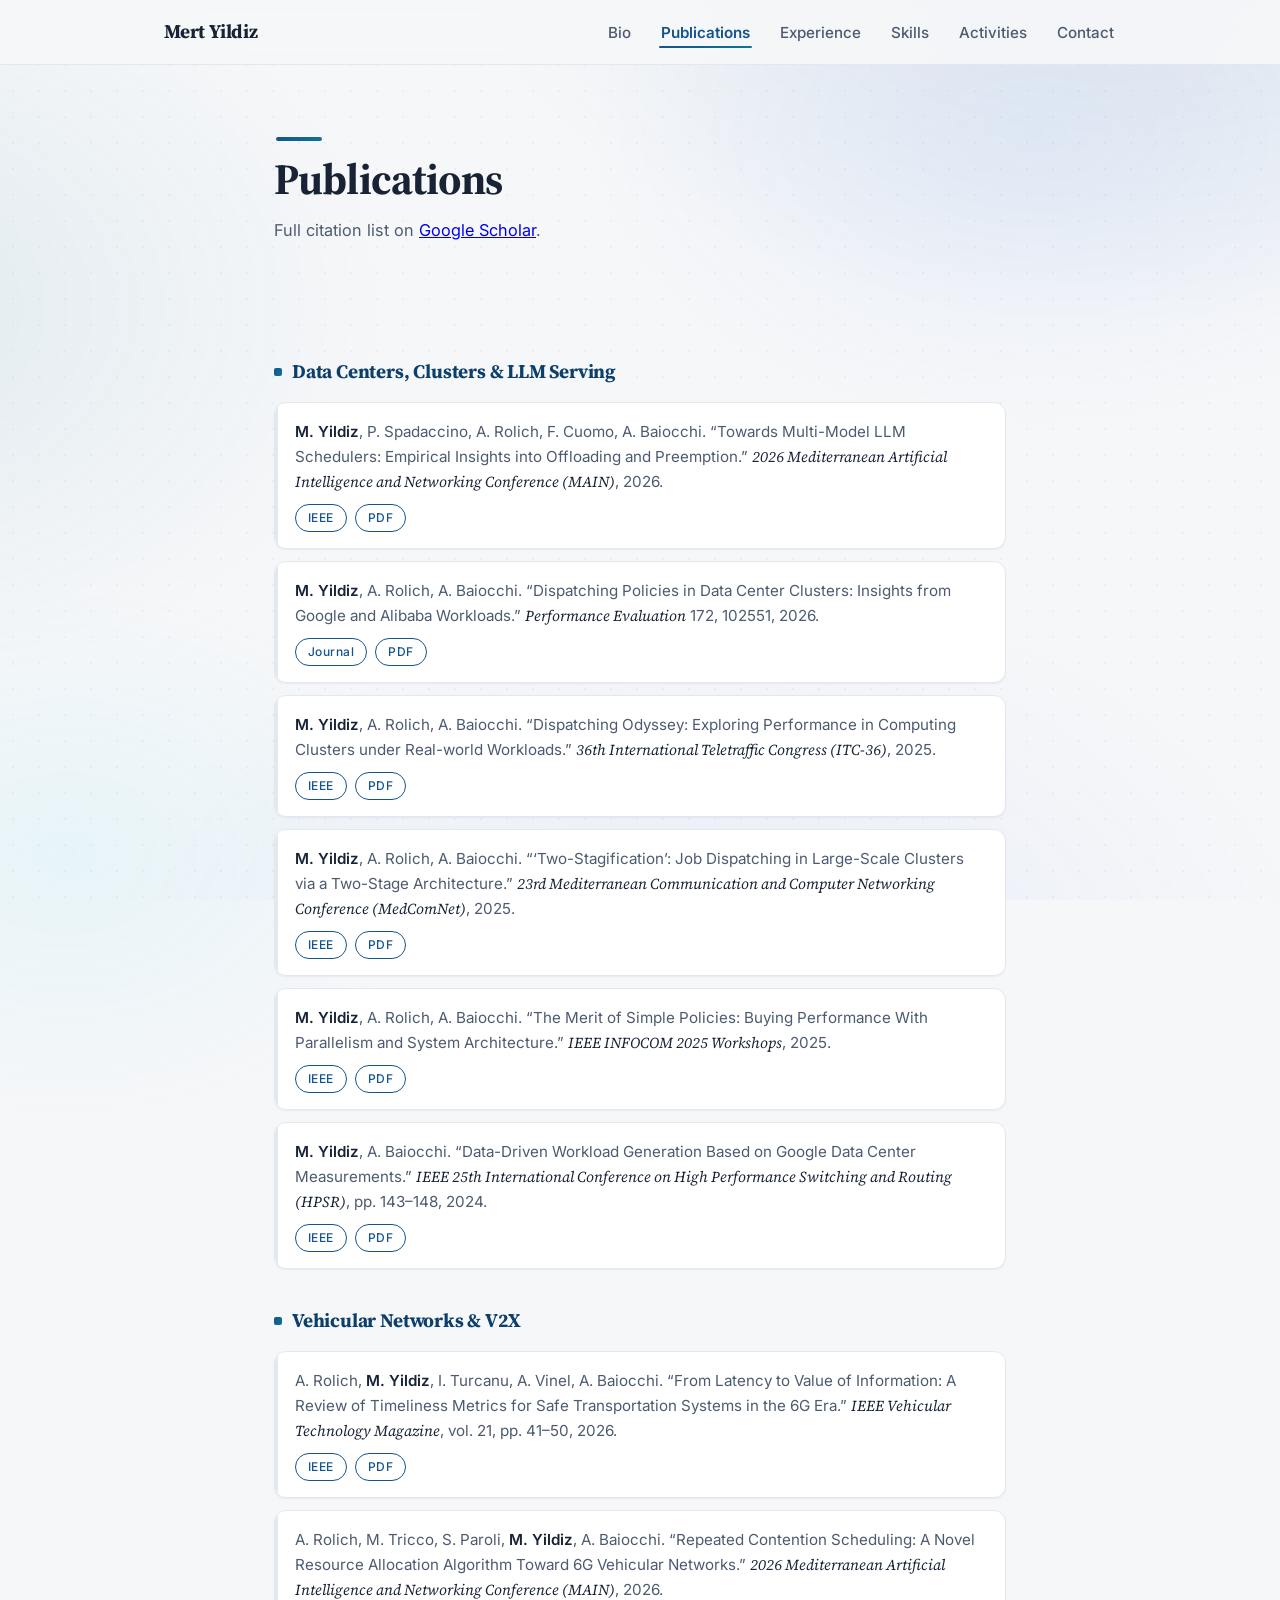
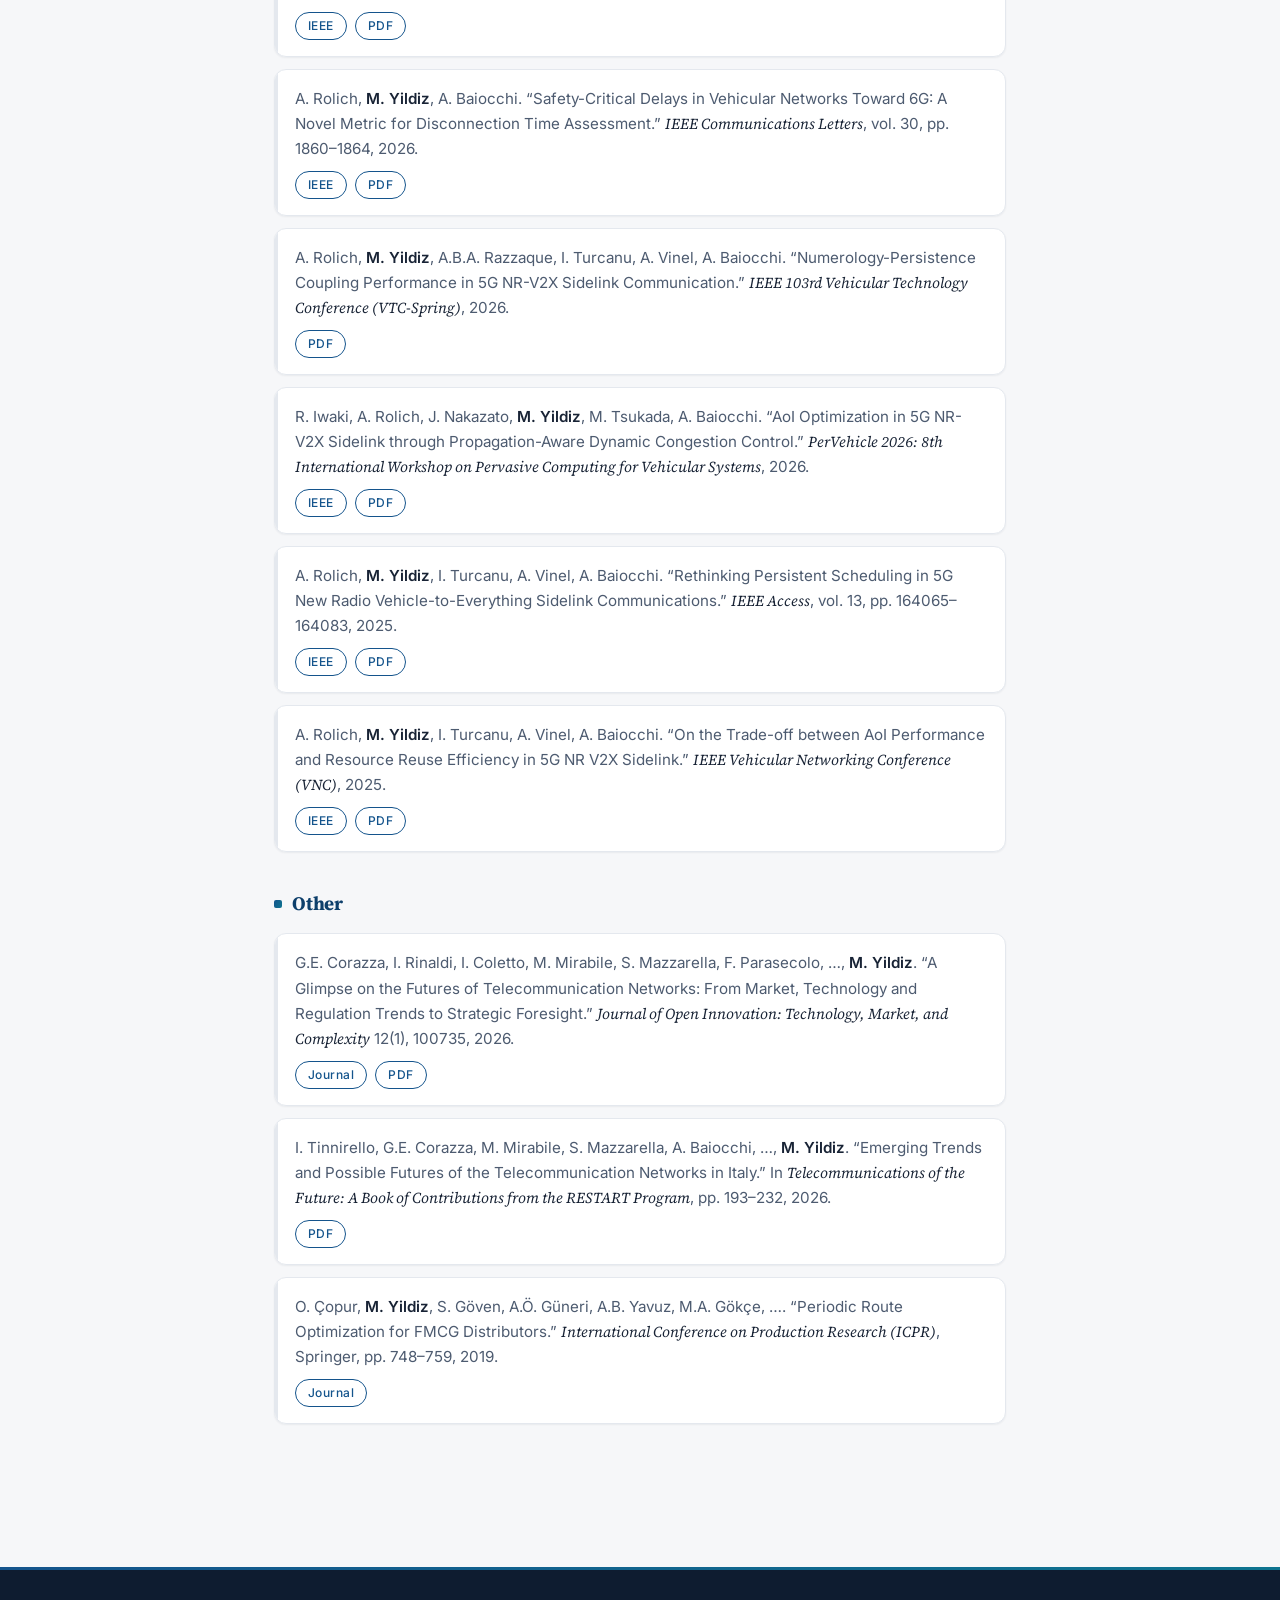
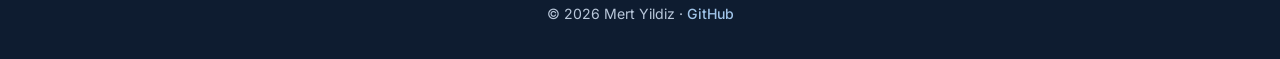
<file: publications.html>
<!DOCTYPE html>
<html lang="en">
<head>
  <meta charset="UTF-8">
  <meta name="viewport" content="width=device-width, initial-scale=1.0">
  <title>Mert Yildiz — Publications</title>
  <meta name="description" content="Publications by Mert Yildiz — data centers and HPC dispatching, LLM inference serving, vehicular networks and V2X.">
  <link rel="icon" type="image/jpeg" href="assets/Profile_photo.jpg">
  <meta property="og:title" content="Mert Yildiz — Publications">
  <meta property="og:description" content="Publications by Mert Yildiz — data centers and HPC dispatching, LLM inference serving, vehicular networks and V2X.">
  <meta property="og:type" content="website">
  <meta property="og:image" content="assets/Profile_photo.jpg">
  <link rel="preconnect" href="https://fonts.googleapis.com">
  <link rel="preconnect" href="https://fonts.gstatic.com" crossorigin>
  <link href="https://fonts.googleapis.com/css2?family=Source+Serif+4:opsz,wght@8..60,400;8..60,600;8..60,700&family=Inter:wght@400;500;600&display=swap" rel="stylesheet">
  <link rel="stylesheet" href="css/style.css">
</head>
<body>

<header class="site-header">
  <nav class="nav container">
    <a class="nav__brand" href="index.html">Mert Yildiz</a>
    <button class="nav__toggle" aria-label="Toggle menu" aria-expanded="false">☰</button>
    <ul class="nav__links">
      <li><a href="bio.html">Bio</a></li>
      <li><a class="is-active" href="publications.html">Publications</a></li>
      <li><a href="experience.html">Experience</a></li>
      <li><a href="skills.html">Skills</a></li>
      <li><a href="activities.html">Activities</a></li>
      <li><a href="contact.html">Contact</a></li>
    </ul>
  </nav>
</header>

<main id="top">

  <!-- ============ PAGE HERO ============ -->
  <section class="page-hero">
    <div class="container narrow">
      <h1>Publications</h1>
      <p>Full citation list on <a href="https://scholar.google.com/citations?user=gYXDUkcAAAAJ&hl=en" target="_blank" rel="noopener">Google Scholar</a>.</p>
    </div>
  </section>

  <!-- ============ PUBLICATIONS ============ -->
  <section class="section">
    <div class="container narrow">

      <h3 class="pubs__group">Data Centers, Clusters &amp; LLM Serving</h3>
      <ul class="pubs">
        <li>
          <span class="pubs__authors"><strong>M. Yildiz</strong>, P. Spadaccino, A. Rolich, F. Cuomo, A. Baiocchi</span>.
          “Towards Multi-Model LLM Schedulers: Empirical Insights into Offloading and Preemption.”
          <em>2026 Mediterranean Artificial Intelligence and Networking Conference (MAIN)</em>, 2026.
          <div class="pubs__links">
            <a class="pubs__doi" href="https://doi.org/10.1109/MAIN71116.2026.11622343" target="_blank" rel="noopener">IEEE</a>
            <a class="pubs__pdf" href="My_papers_pdfs/Towards_Multi-Model_LLM_Schedulers_Empirical_Insights_Into_Offloading_and_Preemption.pdf" download>PDF</a>
          </div>
        </li>
        <li>
          <span class="pubs__authors"><strong>M. Yildiz</strong>, A. Rolich, A. Baiocchi</span>.
          “Dispatching Policies in Data Center Clusters: Insights from Google and Alibaba Workloads.”
          <em>Performance Evaluation</em> 172, 102551, 2026.
          <div class="pubs__links">
            <a class="pubs__doi" href="https://doi.org/10.1016/j.peva.2026.102551" target="_blank" rel="noopener">Journal</a>
            <a class="pubs__pdf" href="My_papers_pdfs/1-s2.0-S0166531626000118-main.pdf" download>PDF</a>
          </div>
        </li>
        <li>
          <span class="pubs__authors"><strong>M. Yildiz</strong>, A. Rolich, A. Baiocchi</span>.
          “Dispatching Odyssey: Exploring Performance in Computing Clusters under Real-world Workloads.”
          <em>36th International Teletraffic Congress (ITC-36)</em>, 2025.
          <div class="pubs__links">
            <a class="pubs__doi" href="https://doi.org/10.23919/itc-3665175.2025.11078624" target="_blank" rel="noopener">IEEE</a>
            <a class="pubs__pdf" href="My_papers_pdfs/Dispatching_Odyssey_Exploring_Performance_in_Computing_Clusters_under_Real-world_Workloads.pdf" download>PDF</a>
          </div>
        </li>
        <li>
          <span class="pubs__authors"><strong>M. Yildiz</strong>, A. Rolich, A. Baiocchi</span>.
          “‘Two-Stagification’: Job Dispatching in Large-Scale Clusters via a Two-Stage Architecture.”
          <em>23rd Mediterranean Communication and Computer Networking Conference (MedComNet)</em>, 2025.
          <div class="pubs__links">
            <a class="pubs__doi" href="https://doi.org/10.1109/MEDCOMNET65822.2025.11103543" target="_blank" rel="noopener">IEEE</a>
            <a class="pubs__pdf" href="My_papers_pdfs/Two-Stagification_Job_Dispatching_in_Large-Scale_Clusters_via_a_Two-Stage_Architecture.pdf" download>PDF</a>
          </div>
        </li>
        <li>
          <span class="pubs__authors"><strong>M. Yildiz</strong>, A. Rolich, A. Baiocchi</span>.
          “The Merit of Simple Policies: Buying Performance With Parallelism and System Architecture.”
          <em>IEEE INFOCOM 2025 Workshops</em>, 2025.
          <div class="pubs__links">
            <a class="pubs__doi" href="https://doi.org/10.1109/INFOCOMWKSHPS65812.2025.11152765" target="_blank" rel="noopener">IEEE</a>
            <a class="pubs__pdf" href="My_papers_pdfs/The_Merit_of_Simple_Policies_Buying_Performance_With_Parallelism_and_System_Architecture.pdf" download>PDF</a>
          </div>
        </li>
        <li>
          <span class="pubs__authors"><strong>M. Yildiz</strong>, A. Baiocchi</span>.
          “Data-Driven Workload Generation Based on Google Data Center Measurements.”
          <em>IEEE 25th International Conference on High Performance Switching and Routing (HPSR)</em>, pp. 143–148, 2024.
          <div class="pubs__links">
            <a class="pubs__doi" href="https://doi.org/10.1109/HPSR62440.2024.10635925" target="_blank" rel="noopener">IEEE</a>
            <a class="pubs__pdf" href="My_papers_pdfs/Data-Driven_Workload_Generation_Based_on_Google_Data_Center_Measurements.pdf" download>PDF</a>
          </div>
        </li>
      </ul>

      <h3 class="pubs__group">Vehicular Networks &amp; V2X</h3>
      <ul class="pubs">
        <li>
          <span class="pubs__authors">A. Rolich, <strong>M. Yildiz</strong>, I. Turcanu, A. Vinel, A. Baiocchi</span>.
          “From Latency to Value of Information: A Review of Timeliness Metrics for Safe Transportation Systems in the 6G Era.”
          <em>IEEE Vehicular Technology Magazine</em>, vol. 21, pp. 41–50, 2026.
          <div class="pubs__links">
            <a class="pubs__doi" href="https://doi.org/10.1109/MVT.2026.3695244" target="_blank" rel="noopener">IEEE</a>
            <a class="pubs__pdf" href="My_papers_pdfs/From_Latency_to_Value_of_Information_A_Review_of_Timeliness_Metrics_for_Safe_Transportation_Systems_in_the_6G_Era.pdf" download>PDF</a>
          </div>
        </li>
        <li>
          <span class="pubs__authors">A. Rolich, M. Tricco, S. Paroli, <strong>M. Yildiz</strong>, A. Baiocchi</span>.
          “Repeated Contention Scheduling: A Novel Resource Allocation Algorithm Toward 6G Vehicular Networks.”
          <em>2026 Mediterranean Artificial Intelligence and Networking Conference (MAIN)</em>, 2026.
          <div class="pubs__links">
            <a class="pubs__doi" href="https://doi.org/10.1109/MAIN71116.2026.11622338" target="_blank" rel="noopener">IEEE</a>
            <a class="pubs__pdf" href="My_papers_pdfs/Repeated_Contention_Scheduling_A_Novel_Resource_Allocation_Algorithm_Toward_6G_Vehicular_Networks.pdf" download>PDF</a>
          </div>
        </li>
        <li>
          <span class="pubs__authors">A. Rolich, <strong>M. Yildiz</strong>, A. Baiocchi</span>.
          “Safety-Critical Delays in Vehicular Networks Toward 6G: A Novel Metric for Disconnection Time Assessment.”
          <em>IEEE Communications Letters</em>, vol. 30, pp. 1860–1864, 2026.
          <div class="pubs__links">
            <a class="pubs__doi" href="https://doi.org/10.1109/LCOMM.2026.3685872" target="_blank" rel="noopener">IEEE</a>
            <a class="pubs__pdf" href="My_papers_pdfs/Safety-Critical_Delays_in_Vehicular_Networks_Toward_6G_A_Novel_Metric_for_Disconnection_Time_Assessment.pdf" download>PDF</a>
          </div>
        </li>
        <li>
          <span class="pubs__authors">A. Rolich, <strong>M. Yildiz</strong>, A.B.A. Razzaque, I. Turcanu, A. Vinel, A. Baiocchi</span>.
          “Numerology-Persistence Coupling Performance in 5G NR-V2X Sidelink Communication.”
          <em>IEEE 103rd Vehicular Technology Conference (VTC-Spring)</em>, 2026.
          <div class="pubs__links">
            <a class="pubs__pdf" href="My_papers_pdfs/rolich2026numerology.pdf" download>PDF</a>
          </div>
        </li>
        <li>
          <span class="pubs__authors">R. Iwaki, A. Rolich, J. Nakazato, <strong>M. Yildiz</strong>, M. Tsukada, A. Baiocchi</span>.
          “AoI Optimization in 5G NR-V2X Sidelink through Propagation-Aware Dynamic Congestion Control.”
          <em>PerVehicle 2026: 8th International Workshop on Pervasive Computing for Vehicular Systems</em>, 2026.
          <div class="pubs__links">
            <a class="pubs__doi" href="https://doi.org/10.1109/PerComWorkshops68308.2026.11585202" target="_blank" rel="noopener">IEEE</a>
            <a class="pubs__pdf" href="My_papers_pdfs/AoI_Optimization_in_5G_NR-V2X_Sidelink_through_Propagation-Aware_Dynamic_Congestion_Control.pdf" download>PDF</a>
          </div>
        </li>
        <li>
          <span class="pubs__authors">A. Rolich, <strong>M. Yildiz</strong>, I. Turcanu, A. Vinel, A. Baiocchi</span>.
          “Rethinking Persistent Scheduling in 5G New Radio Vehicle-to-Everything Sidelink Communications.”
          <em>IEEE Access</em>, vol. 13, pp. 164065–164083, 2025.
          <div class="pubs__links">
            <a class="pubs__doi" href="https://doi.org/10.1109/ACCESS.2025.3611486" target="_blank" rel="noopener">IEEE</a>
            <a class="pubs__pdf" href="My_papers_pdfs/Rethinking_Persistent_Scheduling_in_5G_New_Radio_Vehicle-to-Everything_Sidelink_Communications.pdf" download>PDF</a>
          </div>
        </li>
        <li>
          <span class="pubs__authors">A. Rolich, <strong>M. Yildiz</strong>, I. Turcanu, A. Vinel, A. Baiocchi</span>.
          “On the Trade-off between AoI Performance and Resource Reuse Efficiency in 5G NR V2X Sidelink.”
          <em>IEEE Vehicular Networking Conference (VNC)</em>, 2025.
          <div class="pubs__links">
            <a class="pubs__doi" href="https://doi.org/10.1109/VNC64509.2025.11054234" target="_blank" rel="noopener">IEEE</a>
            <a class="pubs__pdf" href="My_papers_pdfs/On_the_Trade-off_Between_AoI_Performance_and_Resource_Reuse_Efficiency_in_5G_NR_V2X_Sidelink.pdf" download>PDF</a>
          </div>
        </li>
      </ul>

      <h3 class="pubs__group">Other</h3>
      <ul class="pubs">
        <li>
          <span class="pubs__authors">G.E. Corazza, I. Rinaldi, I. Coletto, M. Mirabile, S. Mazzarella, F. Parasecolo, …, <strong>M. Yildiz</strong></span>.
          “A Glimpse on the Futures of Telecommunication Networks: From Market, Technology and Regulation Trends to Strategic Foresight.”
          <em>Journal of Open Innovation: Technology, Market, and Complexity</em> 12(1), 100735, 2026.
          <div class="pubs__links">
            <a class="pubs__doi" href="https://doi.org/10.1016/j.joitmc.2026.100735" target="_blank" rel="noopener">Journal</a>
            <a class="pubs__pdf" href="My_papers_pdfs/1-s2.0-S2199853126000211-main.pdf" download>PDF</a>
          </div>
        </li>
        <li>
          <span class="pubs__authors">I. Tinnirello, G.E. Corazza, M. Mirabile, S. Mazzarella, A. Baiocchi, …, <strong>M. Yildiz</strong></span>.
          “Emerging Trends and Possible Futures of the Telecommunication Networks in Italy.”
          In <em>Telecommunications of the Future: A Book of Contributions from the RESTART Program</em>, pp. 193–232, 2026.
          <div class="pubs__links">
            <a class="pubs__pdf" href="My_papers_pdfs/book_chapter.pdf" download>PDF</a>
          </div>
        </li>
        <li>
          <span class="pubs__authors">O. Çopur, <strong>M. Yildiz</strong>, S. Göven, A.Ö. Güneri, A.B. Yavuz, M.A. Gökçe, …</span>.
          “Periodic Route Optimization for FMCG Distributors.”
          <em>International Conference on Production Research (ICPR)</em>, Springer, pp. 748–759, 2019.
          <div class="pubs__links">
            <a class="pubs__doi" href="https://doi.org/10.1007/978-3-030-31343-2_63" target="_blank" rel="noopener">Journal</a>
          </div>
        </li>
      </ul>

    </div>
  </section>

</main>

<footer class="site-footer">
  <div class="container narrow center">
    <p>© <span id="year"></span> Mert Yildiz · <a href="https://github.com/MertYILDIZ19" target="_blank" rel="noopener">GitHub</a></p>
  </div>
</footer>

<script src="js/main.js"></script>
</body>
</html>
</file>
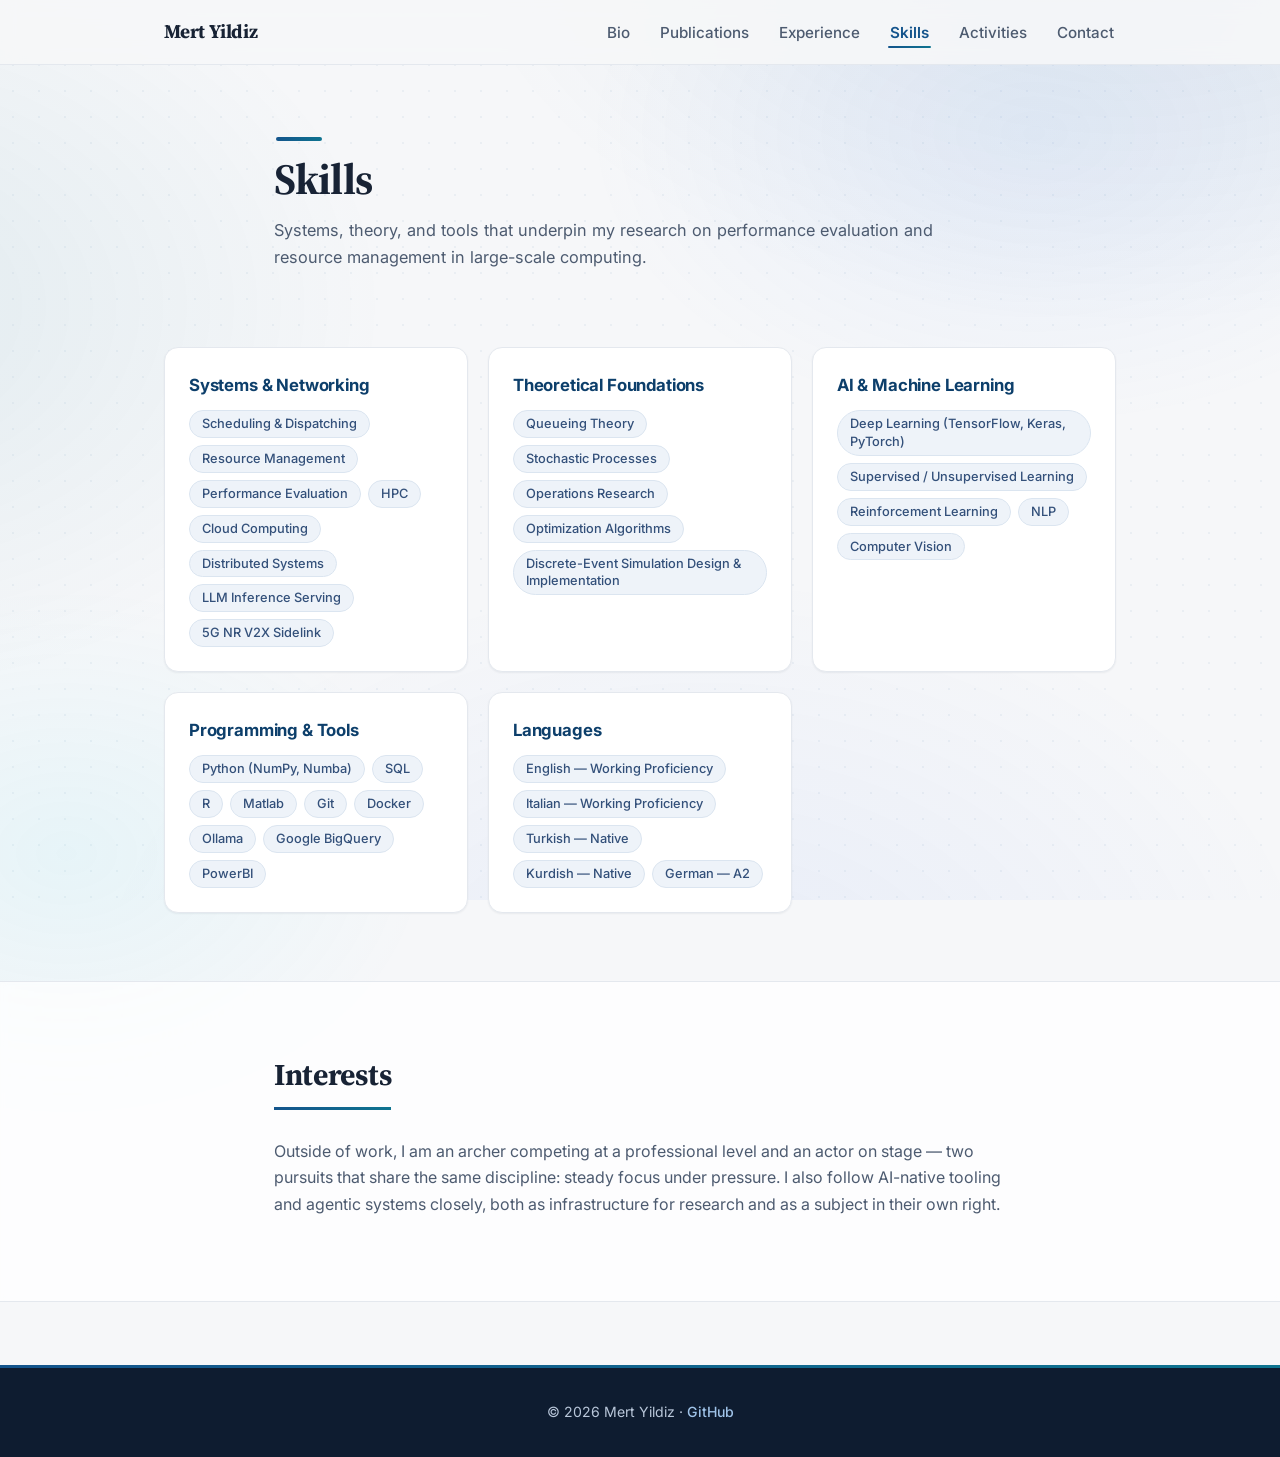
<file: skills.html>
<!DOCTYPE html>
<html lang="en">
<head>
  <meta charset="UTF-8">
  <meta name="viewport" content="width=device-width, initial-scale=1.0">
  <title>Mert Yildiz — Skills</title>
  <meta name="description" content="Mert Yildiz — Ph.D. Candidate in ICT at Sapienza University of Rome. Resource management in data centers and HPC, queueing theory, LLM inference serving, vehicular networks.">
  <link rel="icon" type="image/jpeg" href="assets/Profile_photo.jpg">
  <meta property="og:title" content="Mert Yildiz — Skills">
  <meta property="og:description" content="Ph.D. Candidate in ICT at Sapienza University of Rome. Data centers, HPC, queueing theory, LLM inference serving, vehicular networks.">
  <meta property="og:type" content="website">
  <meta property="og:image" content="assets/Profile_photo.jpg">
  <link rel="preconnect" href="https://fonts.googleapis.com">
  <link rel="preconnect" href="https://fonts.gstatic.com" crossorigin>
  <link href="https://fonts.googleapis.com/css2?family=Source+Serif+4:opsz,wght@8..60,400;8..60,600;8..60,700&family=Inter:wght@400;500;600&display=swap" rel="stylesheet">
  <link rel="stylesheet" href="css/style.css">
</head>
<body>

<header class="site-header">
  <nav class="nav container">
    <a class="nav__brand" href="index.html">Mert Yildiz</a>
    <button class="nav__toggle" aria-label="Toggle menu" aria-expanded="false">☰</button>
    <ul class="nav__links">
      <li><a href="bio.html">Bio</a></li>
      <li><a href="publications.html">Publications</a></li>
      <li><a href="experience.html">Experience</a></li>
      <li><a class="is-active" href="skills.html">Skills</a></li>
      <li><a href="activities.html">Activities</a></li>
      <li><a href="contact.html">Contact</a></li>
    </ul>
  </nav>
</header>

<main id="top">

  <!-- ============ PAGE HERO ============ -->
  <section class="page-hero">
    <div class="container narrow">
      <h1>Skills</h1>
      <p>Systems, theory, and tools that underpin my research on performance evaluation and resource management in large-scale computing.</p>
    </div>
  </section>

  <!-- ============ SKILLS ============ -->
  <section class="section">
    <div class="container">
      <div class="cards">
        <div class="card">
          <h3>Systems &amp; Networking</h3>
          <p class="tags">
            <span>Scheduling &amp; Dispatching</span>
            <span>Resource Management</span>
            <span>Performance Evaluation</span>
            <span>HPC</span>
            <span>Cloud Computing</span>
            <span>Distributed Systems</span>
            <span>LLM Inference Serving</span>
            <span>5G NR V2X Sidelink</span>
          </p>
        </div>
        <div class="card">
          <h3>Theoretical Foundations</h3>
          <p class="tags">
            <span>Queueing Theory</span>
            <span>Stochastic Processes</span>
            <span>Operations Research</span>
            <span>Optimization Algorithms</span>
            <span>Discrete-Event Simulation Design &amp; Implementation</span>
          </p>
        </div>
        <div class="card">
          <h3>AI &amp; Machine Learning</h3>
          <p class="tags">
            <span>Deep Learning (TensorFlow, Keras, PyTorch)</span>
            <span>Supervised / Unsupervised Learning</span>
            <span>Reinforcement Learning</span>
            <span>NLP</span>
            <span>Computer Vision</span>
          </p>
        </div>
        <div class="card">
          <h3>Programming &amp; Tools</h3>
          <p class="tags">
            <span>Python (NumPy, Numba)</span>
            <span>SQL</span>
            <span>R</span>
            <span>Matlab</span>
            <span>Git</span>
            <span>Docker</span>
            <span>Ollama</span>
            <span>Google BigQuery</span>
            <span>PowerBI</span>
          </p>
        </div>
        <div class="card">
          <h3>Languages</h3>
          <p class="tags">
            <span>English — Working Proficiency</span>
            <span>Italian — Working Proficiency</span>
            <span>Turkish — Native</span>
            <span>Kurdish — Native</span>
            <span>German — A2</span>
          </p>
        </div>
      </div>
    </div>
  </section>

  <!-- ============ INTERESTS ============ -->
  <section class="section section--alt">
    <div class="container narrow">
      <h2>Interests</h2>
      <p>
        Outside of work, I am an archer competing at a professional level and an actor on stage — two pursuits
        that share the same discipline: steady focus under pressure. I also follow AI-native tooling and agentic
        systems closely, both as infrastructure for research and as a subject in their own right.
      </p>
    </div>
  </section>

</main>

<footer class="site-footer">
  <div class="container narrow center">
    <p>© <span id="year"></span> Mert Yildiz · <a href="https://github.com/MertYILDIZ19" target="_blank" rel="noopener">GitHub</a></p>
  </div>
</footer>

<script src="js/main.js"></script>
</body>
</html>
</file>
<file: css/style.css>
/* ============================================================
   Mert Yildiz — Academic Portfolio (multi-page)
   Design system v2: Source Serif 4 headings + Inter body,
   deep-navy accent with gradient highlights on soft off-white.
   Shared by all pages. Do not fork per page.
   ============================================================ */

:root {
  --bg: #f6f7f9;
  --surface: #ffffff;
  --ink: #182335;
  --ink-soft: #4d5b70;
  --accent: #14548c;
  --accent-dark: #0d3f6b;
  --accent-light: #4a86bd;
  --teal: #0e7490;
  --line: #e4e8ee;
  --grad: linear-gradient(120deg, var(--accent) 0%, var(--teal) 100%);
  --serif: "Source Serif 4", Georgia, serif;
  --sans: "Inter", -apple-system, "Segoe UI", sans-serif;
  --shadow-sm: 0 1px 2px rgba(24, 35, 53, 0.06);
  --shadow-md: 0 10px 28px rgba(24, 35, 53, 0.10);
  --radius: 14px;
}

* { margin: 0; padding: 0; box-sizing: border-box; }

html { scroll-behavior: smooth; background-color: var(--bg); }

::selection { background: rgba(20, 84, 140, 0.18); }

a:focus-visible, button:focus-visible {
  outline: 2px solid var(--accent-light);
  outline-offset: 2px;
  border-radius: 4px;
}

/* ---------- Background: soft drifting glows + faint dot grid ---------- */
body::before {
  content: ""; position: fixed; inset: 0; z-index: -2; pointer-events: none;
  background:
    radial-gradient(rgba(20, 84, 140, 0.05) 1px, transparent 1.4px),
    radial-gradient(1100px 700px at 88% -12%, rgba(20, 84, 140, 0.10), transparent 62%),
    radial-gradient(900px 650px at -12% 34%, rgba(14, 116, 144, 0.09), transparent 60%),
    radial-gradient(1000px 700px at 55% 112%, rgba(37, 99, 235, 0.07), transparent 62%);
  background-size: 26px 26px, auto, auto, auto;
}
body::after {
  content: ""; position: fixed; top: -30%; left: -20%; width: 140%; height: 160%;
  z-index: -1; pointer-events: none;
  background:
    radial-gradient(640px 420px at 72% 28%, rgba(59, 130, 246, 0.08), transparent 70%),
    radial-gradient(520px 380px at 18% 78%, rgba(34, 211, 238, 0.07), transparent 70%);
  animation: bg-drift 40s ease-in-out infinite alternate;
}
@keyframes bg-drift {
  from { transform: translate3d(-2%, -1.5%, 0) scale(1); }
  to   { transform: translate3d(2.5%, 2%, 0) scale(1.06); }
}
@media (prefers-reduced-motion: reduce) {
  html { scroll-behavior: auto; }
  body::after { animation: none; }
}

body {
  font-family: var(--sans);
  color: var(--ink);
  line-height: 1.65;
  font-size: 16px;
  -webkit-font-smoothing: antialiased;
  text-rendering: optimizeLegibility;
}

.container { max-width: 1000px; margin: 0 auto; padding: 0 24px; }
.container.narrow { max-width: 780px; }
.center { text-align: center; }

/* ---------- Scroll reveal (only when JS is present) ---------- */
html.js .reveal { opacity: 0; transform: translateY(16px); transition: opacity 0.55s ease, transform 0.55s ease; }
html.js .reveal.in { opacity: 1; transform: none; }
@media (prefers-reduced-motion: reduce) {
  html.js .reveal { opacity: 1; transform: none; transition: none; }
}

/* ---------- Header / nav ---------- */
.site-header {
  position: sticky; top: 0; z-index: 50;
  background: rgba(246, 247, 249, 0.88);
  backdrop-filter: blur(10px);
  -webkit-backdrop-filter: blur(10px);
  border-bottom: 1px solid var(--line);
}
.nav { display: flex; align-items: center; justify-content: space-between; height: 64px; position: relative; }
.nav__brand { font-family: var(--serif); font-weight: 700; font-size: 1.2rem; letter-spacing: -0.01em; color: var(--ink); text-decoration: none; }
.nav__brand:hover { color: var(--accent); }
.nav__links { display: flex; gap: 26px; list-style: none; }
.nav__links a {
  position: relative;
  color: var(--ink-soft); text-decoration: none; font-size: 0.95rem; font-weight: 500;
  padding: 8px 2px; transition: color 0.15s;
}
.nav__links a::after {
  content: ""; position: absolute; left: 0; right: 100%; bottom: 2px; height: 2px;
  background: var(--grad); border-radius: 2px; transition: right 0.2s ease;
}
.nav__links a:hover { color: var(--accent); }
.nav__links a:hover::after, .nav__links a.is-active::after { right: 0; }
.nav__links a.is-active { color: var(--accent); font-weight: 600; }
.nav__toggle {
  display: none; background: none; border: 1px solid var(--line); border-radius: 8px;
  font-size: 1.35rem; line-height: 1; cursor: pointer; color: var(--ink);
  padding: 6px 10px; transition: background 0.15s, color 0.15s;
}
.nav__toggle:hover { background: rgba(20, 84, 140, 0.08); color: var(--accent); }

/* ---------- Home hero ---------- */
.hero { padding: clamp(48px, 9vw, 96px) 0 clamp(40px, 7vw, 72px); }
.hero__inner { display: flex; align-items: center; gap: clamp(32px, 5vw, 56px); }
.hero__photo {
  width: clamp(140px, 22vw, 200px); height: clamp(140px, 22vw, 200px);
  border-radius: 50%; object-fit: cover; flex-shrink: 0;
  box-shadow:
    0 0 0 5px var(--surface),
    0 0 0 7px rgba(20, 84, 140, 0.28),
    0 18px 44px rgba(24, 35, 53, 0.20);
}
.hero h1 {
  font-family: var(--serif); font-size: clamp(2.2rem, 5.5vw, 3.2rem);
  line-height: 1.1; letter-spacing: -0.02em; margin-bottom: 10px;
}
.hero__role { font-size: clamp(1.05rem, 2.4vw, 1.2rem); font-weight: 600; color: var(--accent); }
.hero__affil { color: var(--ink-soft); margin-bottom: 18px; }
.hero__tagline { max-width: 54ch; color: var(--ink-soft); margin-bottom: 28px; font-size: 1.02rem; }

/* ---------- Page hero (inner pages) ---------- */
.page-hero { padding: clamp(44px, 8vw, 72px) 0 8px; }
.page-hero h1 {
  font-family: var(--serif); font-size: clamp(2rem, 5vw, 2.7rem);
  line-height: 1.12; letter-spacing: -0.02em; margin-bottom: 14px; position: relative; padding-top: 18px;
}
.page-hero h1::before {
  content: ""; position: absolute; top: 0; left: 2px; width: 46px; height: 4px;
  background: var(--grad); border-radius: 2px;
}
.page-hero p { color: var(--ink-soft); max-width: 66ch; font-size: 1.02rem; }

/* ---------- Buttons ---------- */
.btn {
  display: inline-block; padding: 10px 20px; border-radius: 9px;
  border: 1.5px solid var(--accent); color: var(--accent); background: transparent;
  text-decoration: none; font-weight: 600; font-size: 0.95rem;
  transition: transform 0.15s, box-shadow 0.15s, background 0.15s, color 0.15s;
}
.btn:hover { background: var(--accent); color: #fff; transform: translateY(-1px); }
.btn--primary {
  background: var(--grad); border-color: transparent; color: #fff;
  box-shadow: 0 4px 16px rgba(20, 84, 140, 0.30);
}
.btn--primary:hover { background: linear-gradient(120deg, var(--accent-dark) 0%, #0a5d75 100%); box-shadow: 0 6px 20px rgba(20, 84, 140, 0.38); }
.hero__links { display: flex; gap: 12px; flex-wrap: wrap; }
.hero__links.center, .center { justify-content: center; text-align: center; }

/* ---------- Sections ---------- */
.section { padding: clamp(44px, 7vw, 68px) 0; }
.section--alt {
  background: rgba(255, 255, 255, 0.72); backdrop-filter: blur(3px);
  border-top: 1px solid var(--line); border-bottom: 1px solid var(--line);
}
.section h2 {
  font-family: var(--serif); font-size: clamp(1.5rem, 3.6vw, 1.9rem);
  letter-spacing: -0.01em; margin-bottom: 28px;
  padding-bottom: 10px; display: inline-block; border-bottom: none;
  background-image: var(--grad);
  background-size: 100% 3px; background-position: left bottom; background-repeat: no-repeat;
}
.section p { color: var(--ink-soft); margin-bottom: 16px; }
.section a:not(.btn) { color: var(--accent); text-decoration: none; font-weight: 500; }
.section a:not(.btn):hover { text-decoration: underline; text-underline-offset: 3px; }

/* ---------- Cards ---------- */
.cards { display: grid; grid-template-columns: repeat(auto-fit, minmax(250px, 1fr)); gap: 20px; }
.card {
  position: relative; overflow: hidden;
  background: var(--bg); border: 1px solid var(--line); border-radius: var(--radius);
  padding: 24px; box-shadow: var(--shadow-sm);
  transition: transform 0.18s ease, box-shadow 0.18s ease;
}
.section:not(.section--alt) .card { background: var(--surface); }
.card::before {
  content: ""; position: absolute; top: 0; left: 0; right: 0; height: 3px;
  background: var(--grad); opacity: 0; transition: opacity 0.18s ease;
}
.card:hover { transform: translateY(-4px); box-shadow: var(--shadow-md); }
.card:hover::before { opacity: 1; }
.card h3 { font-size: 1.05rem; margin-bottom: 10px; color: var(--accent-dark); letter-spacing: -0.01em; }
.card p { font-size: 0.93rem; margin: 0; }
.tags { display: flex; flex-wrap: wrap; gap: 7px !important; align-content: flex-start; }
.tags span {
  background: #eef3f9; border: 1px solid #dbe5f0; border-radius: 999px;
  padding: 4px 12px; font-size: 0.8rem; font-weight: 500; color: #33507a; line-height: 1.4;
}

/* ---------- Publications ---------- */
.pubs__meta { margin-bottom: 8px; }
.pubs__group {
  font-family: var(--serif); font-size: 1.2rem; color: var(--accent-dark);
  margin: 36px 0 14px; letter-spacing: -0.01em; display: flex; align-items: center; gap: 10px;
}
.pubs__group::before { content: ""; width: 8px; height: 8px; border-radius: 2px; background: var(--grad); flex-shrink: 0; }
.pubs ul, .pubs { list-style: none; }
.pubs li {
  position: relative;
  background: var(--surface); border: 1px solid var(--line); border-radius: 12px;
  padding: 16px 20px; margin-bottom: 12px; color: var(--ink-soft); font-size: 0.95rem;
  box-shadow: var(--shadow-sm); overflow: hidden;
  transition: transform 0.18s ease, box-shadow 0.18s ease, border-color 0.18s ease;
}
.pubs li::before {
  content: ""; position: absolute; top: 0; bottom: 0; left: 0; width: 3px;
  background: var(--line); transition: background 0.18s ease;
}
.pubs li:hover { transform: translateX(4px); box-shadow: var(--shadow-md); border-color: #d3dde9; }
.pubs li:hover::before { background: var(--grad); }
.pubs__authors strong { color: var(--ink); font-weight: 600; }
.pubs em { font-family: var(--serif); color: var(--ink); }
.pubs__links { margin-top: 10px; display: flex; gap: 8px; flex-wrap: wrap; }
.pubs__pdf, .pubs__doi {
  display: inline-block; padding: 3px 12px; border-radius: 999px;
  border: 1px solid var(--accent); color: var(--accent); font-size: 0.75rem;
  font-weight: 600; letter-spacing: 0.04em; text-decoration: none;
  transition: background 0.15s, color 0.15s, box-shadow 0.15s;
}
.pubs__pdf:hover, .pubs__doi:hover { background: var(--accent); color: #fff; box-shadow: 0 3px 10px rgba(20, 84, 140, 0.25); }

/* ---------- Service / simple lists ---------- */
.service-list { list-style: none; }
.service-list li {
  padding: 12px 14px; color: var(--ink-soft); border-bottom: 1px dashed var(--line);
  font-size: 0.95rem; border-radius: 8px; transition: background 0.15s;
}
.service-list li:hover { background: rgba(20, 84, 140, 0.04); }
.service-list li:last-child { border-bottom: none; }
.service-list strong { color: var(--ink); font-weight: 600; }

/* ---------- Timeline ---------- */
.timeline { position: relative; }
.timeline::before {
  content: ""; position: absolute; left: 5px; top: 10px; bottom: 14px; width: 2px;
  background: linear-gradient(to bottom, var(--accent), rgba(20, 84, 140, 0.12));
  border-radius: 2px;
}
.timeline__item { position: relative; padding: 0 0 30px 34px; }
.timeline__item:last-child { padding-bottom: 4px; }
.timeline__item::before {
  content: ""; position: absolute; left: 0; top: 5px;
  width: 12px; height: 12px; border-radius: 50%;
  background: var(--grad); border: 3px solid var(--bg);
  box-shadow: 0 0 0 1.5px rgba(20, 84, 140, 0.35);
}
.timeline__when {
  display: inline-block; font-size: 0.8rem; font-weight: 700; color: var(--accent);
  text-transform: uppercase; letter-spacing: 0.06em; margin-bottom: 4px;
}
.timeline__item h3 { font-size: 1.12rem; margin: 0 0 4px; letter-spacing: -0.01em; }
.timeline__item p { margin: 0 0 8px; font-size: 0.95rem; }
.timeline__item ul { color: var(--ink-soft); font-size: 0.93rem; padding-left: 20px; margin-top: 6px; }
.timeline__item ul li { margin-bottom: 4px; }

/* ---------- About two-column ---------- */
.about-grid { display: grid; grid-template-columns: 270px 1fr; gap: clamp(28px, 5vw, 48px); align-items: start; }
.about-grid > .about-side { position: sticky; top: 88px; }
.about-photo {
  width: 100%; border-radius: 18px; object-fit: cover; display: block;
  box-shadow:
    0 0 0 4px var(--surface),
    0 0 0 6px rgba(20, 84, 140, 0.22),
    0 18px 44px rgba(24, 35, 53, 0.16);
}
.facts { list-style: none; margin-top: 24px; }
.facts li {
  padding: 10px 0; border-bottom: 1px dashed var(--line); font-size: 0.92rem; color: var(--ink-soft);
}
.facts li:last-child { border-bottom: none; }
.facts strong {
  color: var(--accent); display: block; font-size: 0.74rem; font-weight: 700;
  text-transform: uppercase; letter-spacing: 0.08em; margin-bottom: 3px;
}
.about-body p { margin-bottom: 18px; }

/* ---------- Contact (two-panel) ---------- */
.contact-grid { display: grid; grid-template-columns: 1fr 1fr; gap: clamp(28px, 5vw, 48px); align-items: start; }
.contact-lead h2 {
  font-family: var(--serif); font-size: clamp(1.5rem, 3.6vw, 1.9rem); letter-spacing: -0.01em;
  margin-bottom: 14px; padding-bottom: 10px; display: inline-block; border-bottom: none;
  background-image: var(--grad); background-size: 100% 3px; background-position: left bottom; background-repeat: no-repeat;
}
.contact-lead p { margin-bottom: 24px; }
.contact-row--tall { align-items: flex-start; }
.email-block { display: flex; flex-direction: column; gap: 3px; }
.contact-email-img {
  display: block; height: auto; width: 100%; max-width: 399px;
  user-select: none; -webkit-user-drag: none;
}
.contact-email-img--alt { max-width: 329px; }
.location-img { display: block; height: auto; width: 100%; max-width: 478px; margin-top: 4px; user-select: none; -webkit-user-drag: none; }
.contact-email-label { font-size: 0.7rem; font-weight: 700; text-transform: uppercase; letter-spacing: 0.08em; color: var(--accent); margin-top: 6px; }
.email-block small { color: var(--ink-soft); font-size: 0.75rem; margin-top: 4px; }
.facts-email-img { display: block; height: 22px; width: auto; margin-top: 3px; user-select: none; -webkit-user-drag: none; }
.contact-alt { margin-top: 14px; }

.contact-card {
  background: var(--surface); border: 1px solid var(--line); border-radius: 18px;
  box-shadow: var(--shadow-md); overflow: hidden;
}
.contact-row {
  display: flex; align-items: center; gap: 16px; padding: 20px 24px;
  border-bottom: 1px solid var(--line); transition: background 0.15s;
}
.contact-row:last-child { border-bottom: none; }
.contact-row:hover { background: rgba(20, 84, 140, 0.035); }
.contact-icon {
  flex-shrink: 0; width: 44px; height: 44px; border-radius: 12px;
  display: inline-flex; align-items: center; justify-content: center;
  background: linear-gradient(135deg, rgba(20, 84, 140, 0.10), rgba(14, 116, 144, 0.10));
  color: var(--accent); border: 1px solid rgba(20, 84, 140, 0.14);
}
.contact-info { display: flex; flex-direction: column; gap: 3px; min-width: 0; }
.contact-info strong { font-size: 0.76rem; font-weight: 700; text-transform: uppercase; letter-spacing: 0.08em; color: var(--accent); }
.contact-info a, .contact-info span { color: var(--ink); font-size: 0.98rem; word-break: break-word; }
.contact-info a:not(.profile-chips a) { text-decoration: none; font-weight: 500; transition: color 0.15s; }
.contact-info a:hover { color: var(--accent); }
.profile-chips { display: flex; flex-wrap: wrap; gap: 8px; margin-top: 2px; }
.profile-chips a {
  background: #eef3f9; border: 1px solid #dbe5f0; border-radius: 999px;
  padding: 4px 12px; font-size: 0.8rem; font-weight: 600; color: #33507a; text-decoration: none;
  transition: background 0.15s, color 0.15s, border-color 0.15s;
}
.profile-chips a:hover { background: var(--accent); border-color: var(--accent); color: #fff; }

/* ---------- Footer (dark) ---------- */
.site-footer {
  position: relative; background: #0e1c30; color: #b9c7da;
  font-size: 0.88rem; padding: 34px 0; margin-top: clamp(32px, 6vw, 64px);
}
.site-footer::before {
  content: ""; position: absolute; top: -1px; left: 0; right: 0; height: 3px;
  background: var(--grad);
}
.site-footer a { color: #9fc3e8; text-decoration: none; font-weight: 500; }
.site-footer a:hover { text-decoration: underline; text-underline-offset: 3px; color: #cfe4f7; }

/* ---------- Responsive ---------- */
@media (max-width: 860px) {
  .about-grid { grid-template-columns: 1fr; gap: 28px; }
  .about-grid > .about-side { position: static; max-width: 340px; margin: 0 auto; width: 100%; }
  .contact-grid { grid-template-columns: 1fr; gap: 28px; }
}

@media (max-width: 720px) {
  .container { padding: 0 20px; }
  .hero__inner { flex-direction: column; text-align: center; gap: 28px; }
  .hero__tagline { margin-left: auto; margin-right: auto; }
  .hero__links { justify-content: center; }
  .nav__toggle { display: inline-flex; align-items: center; justify-content: center; }
  .nav__links {
    display: none; position: absolute; top: 100%; left: -20px; right: -20px;
    flex-direction: column; gap: 0; background: var(--surface);
    border-bottom: 1px solid var(--line); box-shadow: var(--shadow-md);
    padding: 10px 0 14px;
  }
  .nav__links.open { display: flex; animation: nav-drop 0.18s ease; }
  @keyframes nav-drop { from { opacity: 0; transform: translateY(-6px); } }
  .nav__links li a { display: block; padding: 12px 24px; font-size: 1rem; border-radius: 0; }
  .nav__links li a::after { display: none; }
  .nav__links li a.is-active { background: rgba(20, 84, 140, 0.07); color: var(--accent); }
  .pubs li { padding: 14px 16px; }
  .cards { grid-template-columns: 1fr; gap: 14px; }
}

@media (max-width: 420px) {
  body { font-size: 15px; }
  .btn { padding: 9px 16px; font-size: 0.9rem; }
  .hero__links .btn { flex: 1 1 auto; text-align: center; }
}
</file>
